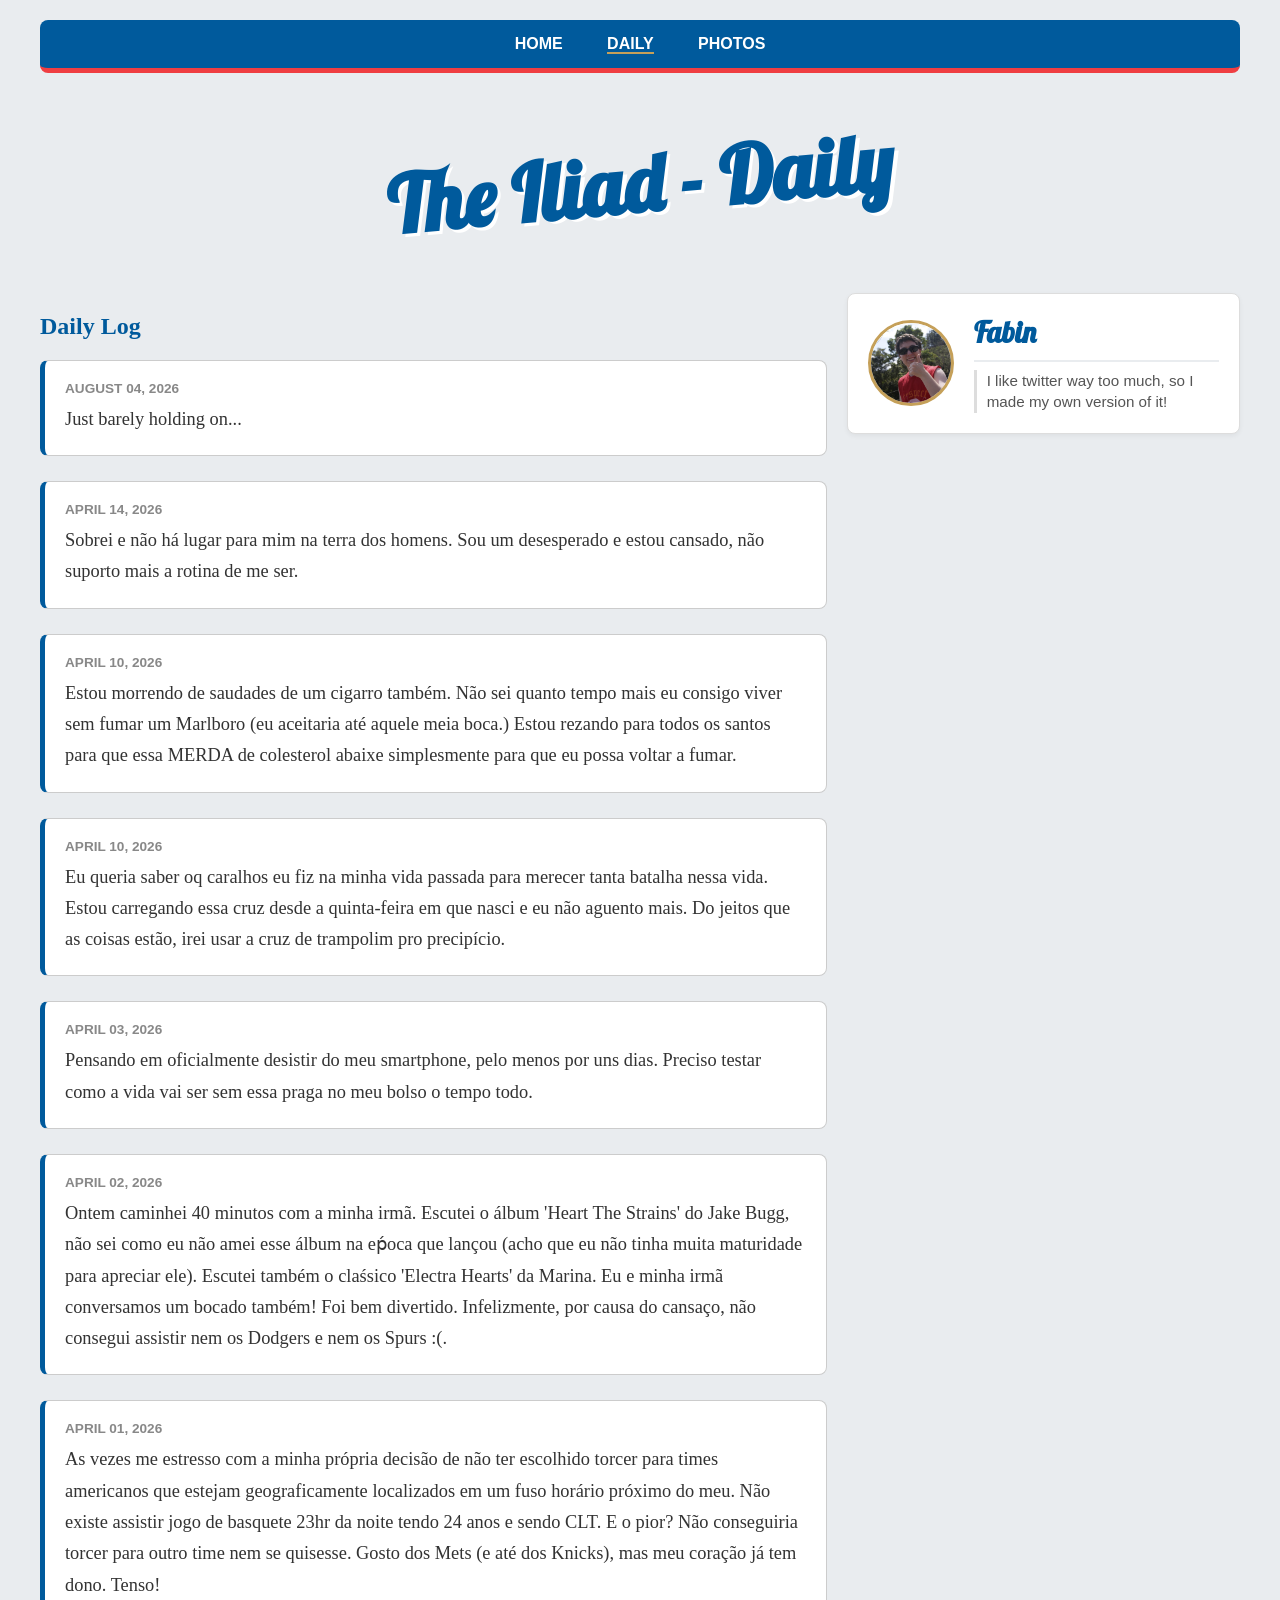
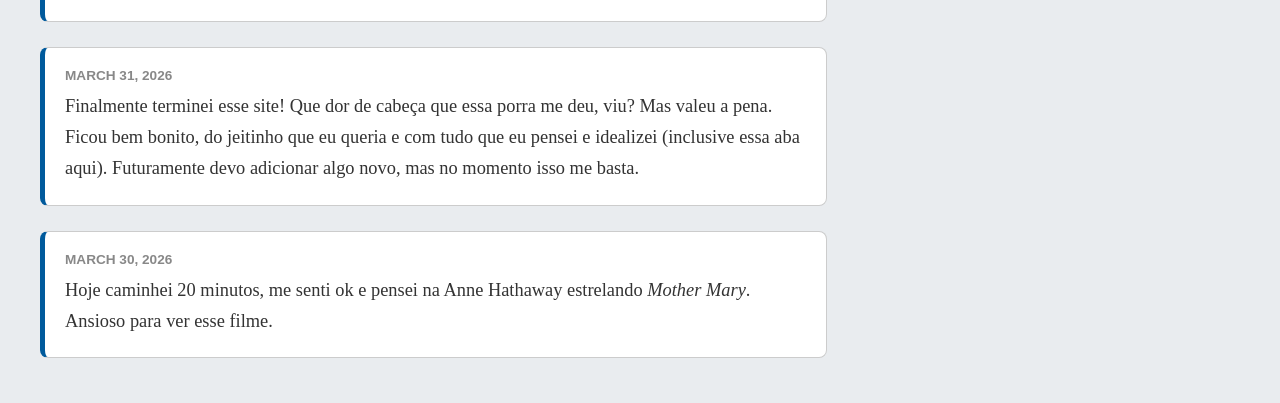
<file: daily.html>
<!DOCTYPE html>
<html lang="pt-br">
<head>
    <meta charset="utf-8">
    <title>Daily Log - The Iliad</title>
    <link href="https://fonts.googleapis.com/css2?family=Lobster&display=swap" rel="stylesheet">
    <link rel="stylesheet" href="assets/css/main.css">
    <style>
        /* Estilo exclusivo para as notas rápidas */
        .status-card {
            margin-bottom: 25px;
            padding: 20px;
            border-left: 5px solid #005A9C; /* Azul Dodgers */
            background: #fff;
            transition: 0.3s;
        }
        .status-card:hover {
            border-left-color: #C5A059; /* Muda para Dourado no hover */
            transform: translateX(5px);
        }
        .status-date {
            display: block;
            font-size: 0.85rem;
            color: #888;
            font-weight: bold;
            text-transform: uppercase;
            margin-bottom: 8px;
        }
        .status-text {
            font-size: 1.05rem;
            line-height: 1.5;
            color: #333;
            margin: 0;
        }
    </style>
</head>
<body>
    <div class="container">
   <nav class="top-nav">
    <a href="index.html">Home</a>
    <a href="daily.html" style="font-weight: bold; border-bottom: 2px solid #C5A059;">Daily</a>
    <a href="photos.html">Photos</a>
</nav>

        <header class="hero">
            <h1>The Iliad - Daily</h1>
        </header>

        <div class="layout-grid">
            <main class="col-main">
                <h2 style="font-family: 'Lobster', cursive; color: #005A9C; margin-bottom: 20px;">Daily Log</h2>

<article class="box status-card">
                    <time class="status-date">August 04, 2026</time>
                    <p class="status-text">
Just barely holding on...                    </p>
                </article>
                
                <article class="box status-card">
                    <time class="status-date">April 14, 2026</time>
                    <p class="status-text">
        Sobrei e não há lugar para mim na terra dos homens. Sou um desesperado e estou cansado, não suporto mais a rotina de me ser.
                    </p>
                </article>

                <article class="box status-card">
                    <time class="status-date">April 10, 2026</time>
                    <p class="status-text">
                        Estou morrendo de saudades de um cigarro também. Não sei quanto tempo mais eu consigo viver sem fumar um Marlboro (eu aceitaria até aquele meia boca.)
                    Estou rezando para todos os santos para que essa MERDA de colesterol abaixe simplesmente para que eu possa voltar a fumar.
                    </p>
                </article>
                
                   <article class="box status-card">
                    <time class="status-date">April 10, 2026</time>
                    <p class="status-text">
Eu queria saber oq caralhos eu fiz na minha vida passada para merecer tanta batalha nessa vida.
                    Estou carregando essa cruz desde a quinta-feira em que nasci e eu não aguento mais. Do jeitos que as coisas estão,
                    irei usar a cruz de trampolim pro precipício. </p>
                </article>
                
                  <article class="box status-card">
                    <time class="status-date">April 03, 2026</time>
                    <p class="status-text">
Pensando em oficialmente desistir do meu smartphone, pelo menos por uns dias. Preciso testar como a vida vai ser sem essa praga no meu bolso o tempo todo.
                    </p>
                </article>
                
                <article class="box status-card">
                    <time class="status-date">April 02, 2026</time>
                    <p class="status-text">
Ontem caminhei 40 minutos com a minha irmã. Escutei o álbum 'Heart The Strains' do Jake Bugg, não sei como eu não amei esse álbum na eṕoca que lançou (acho que eu não tinha
                        muita maturidade para apreciar ele). Escutei também o claśsico 'Electra Hearts' da Marina. Eu e minha irmã conversamos um bocado também! Foi bem divertido.
                        Infelizmente, por causa do cansaço, não consegui assistir nem os Dodgers e nem os Spurs :(.
                    </p>
                </article>
                
                <article class="box status-card">
                    <time class="status-date">April 01, 2026</time>
                    <p class="status-text">
                       As vezes me estresso com a minha própria decisão de não ter escolhido torcer para times americanos que estejam geograficamente
                        localizados em um fuso horário próximo do meu. Não existe assistir jogo de basquete 23hr da noite tendo 24 anos e sendo CLT. E o pior?
                        Não conseguiria torcer para outro time nem se quisesse. Gosto dos Mets (e até dos Knicks), mas meu coração já tem dono. Tenso!
                    </p>
                </article>
                
                <article class="box status-card">
                    <time class="status-date">March 31, 2026</time>
                    <p class="status-text">
                        Finalmente terminei esse site! Que dor de cabeça que essa porra me deu, viu? Mas valeu a pena. Ficou bem bonito, do jeitinho que eu queria
                        e com tudo que eu pensei e idealizei (inclusive essa aba aqui). Futuramente devo adicionar algo novo, mas no momento isso me basta.
                    </p>
                </article>

                <article class="box status-card">
                    <time class="status-date">March 30, 2026</time>
                    <p class="status-text">
Hoje caminhei 20 minutos, me senti ok e pensei na Anne Hathaway estrelando <i>Mother Mary</i>. 
                        Ansioso para ver esse filme.                    </p>
                </article>

            </main>

<aside class="col-side">
    <div class="box profile-card" style="padding: 20px; display: flex; align-items: center; gap: 20px; border: 1px solid #ddd; border-radius: 8px; background: white; margin-bottom: 20px; box-shadow: 0 2px 5px rgba(0,0,0,0.05);">
        
        <img src="assets/images/eu.jpg" alt="Fabin" class="avatar" style="width: 80px; height: 80px; border-radius: 50%; object-fit: cover; border: 3px solid #C5A059; flex-shrink: 0;">

        <div style="display: flex; flex-direction: column; flex-grow: 1;">
            <h2 style="font-family: 'Lobster', cursive; color: #005A9C; margin: 0 0 8px 0; font-size: 1.8rem;">
                Fabin
            </h2>
            <p style="margin: 0; font-size: 0.95rem; color: #555; line-height: 1.4; border-left: 3px solid #ddd; padding-left: 10px;">
                I like twitter way too much, so I made my own version of it!
            </p>
        </div>
    </div>
</aside>
        </div>
    </div>
</body>
</html>
</file>
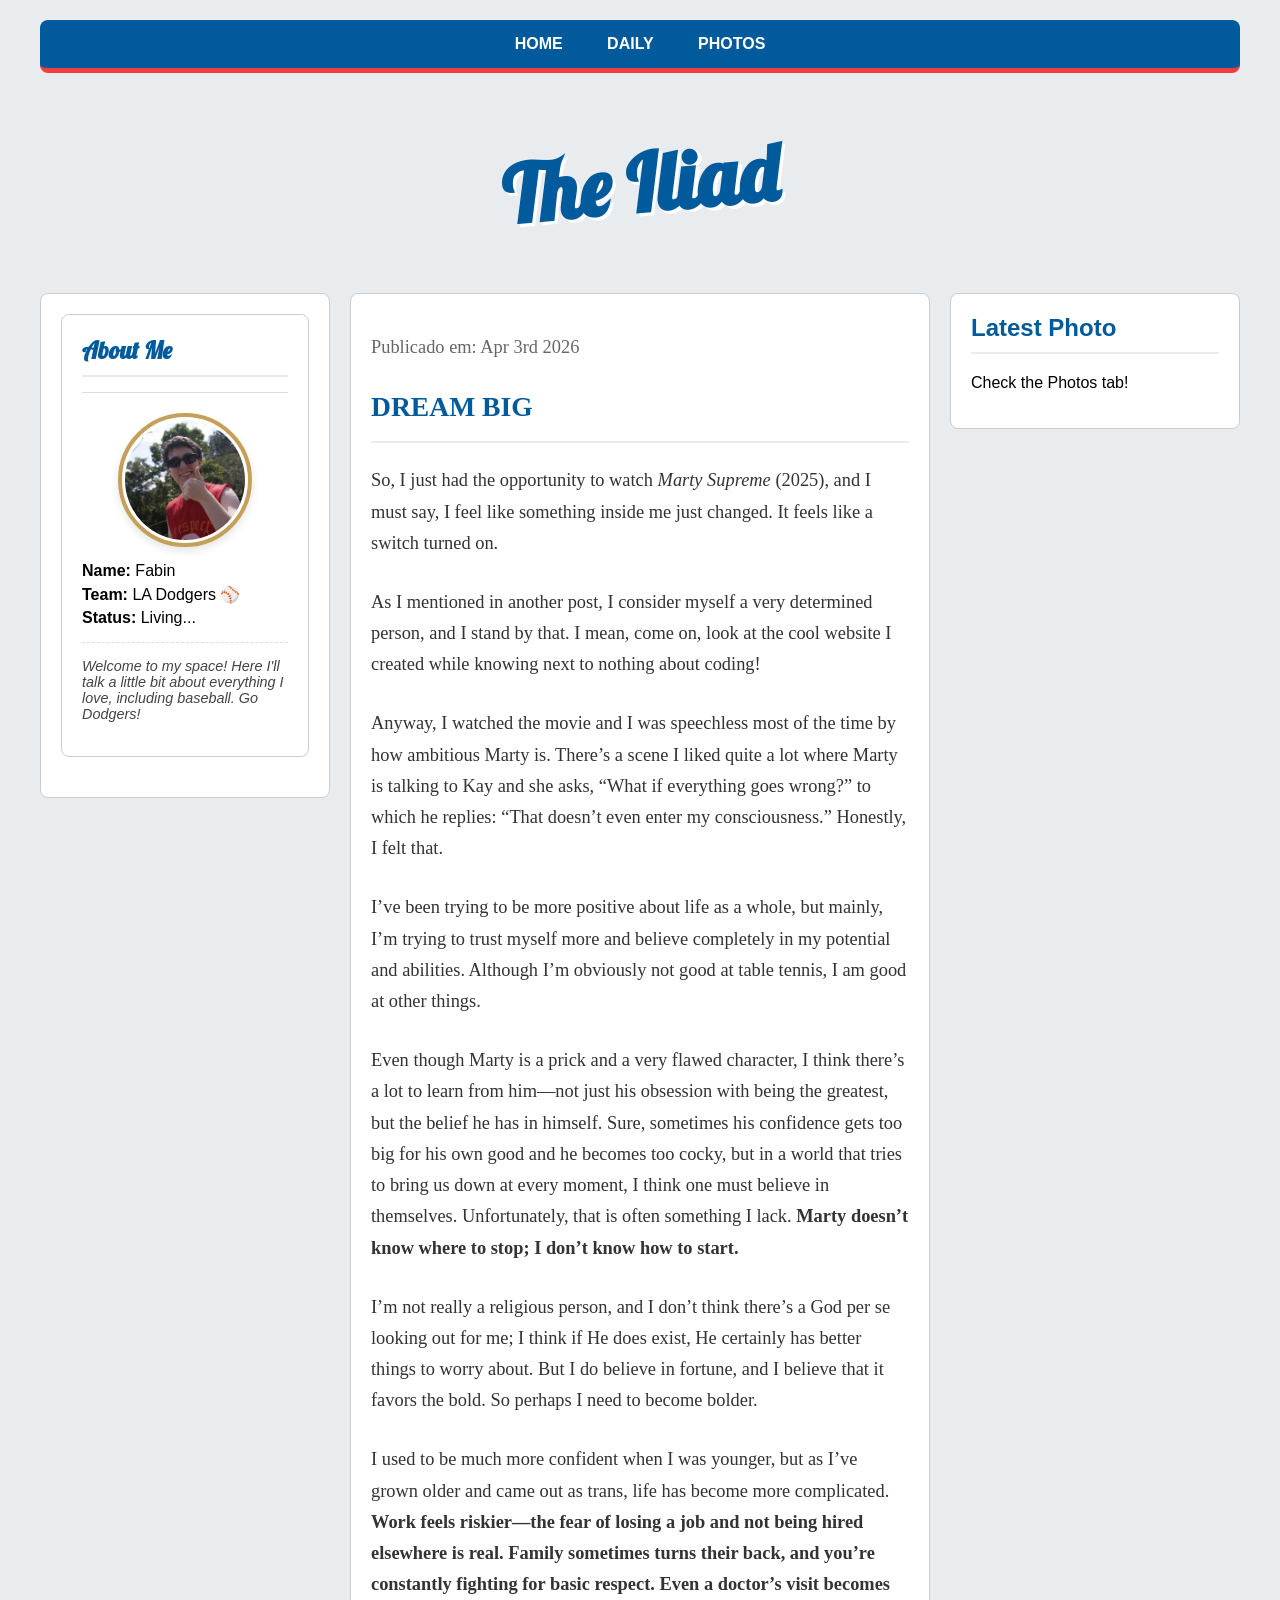
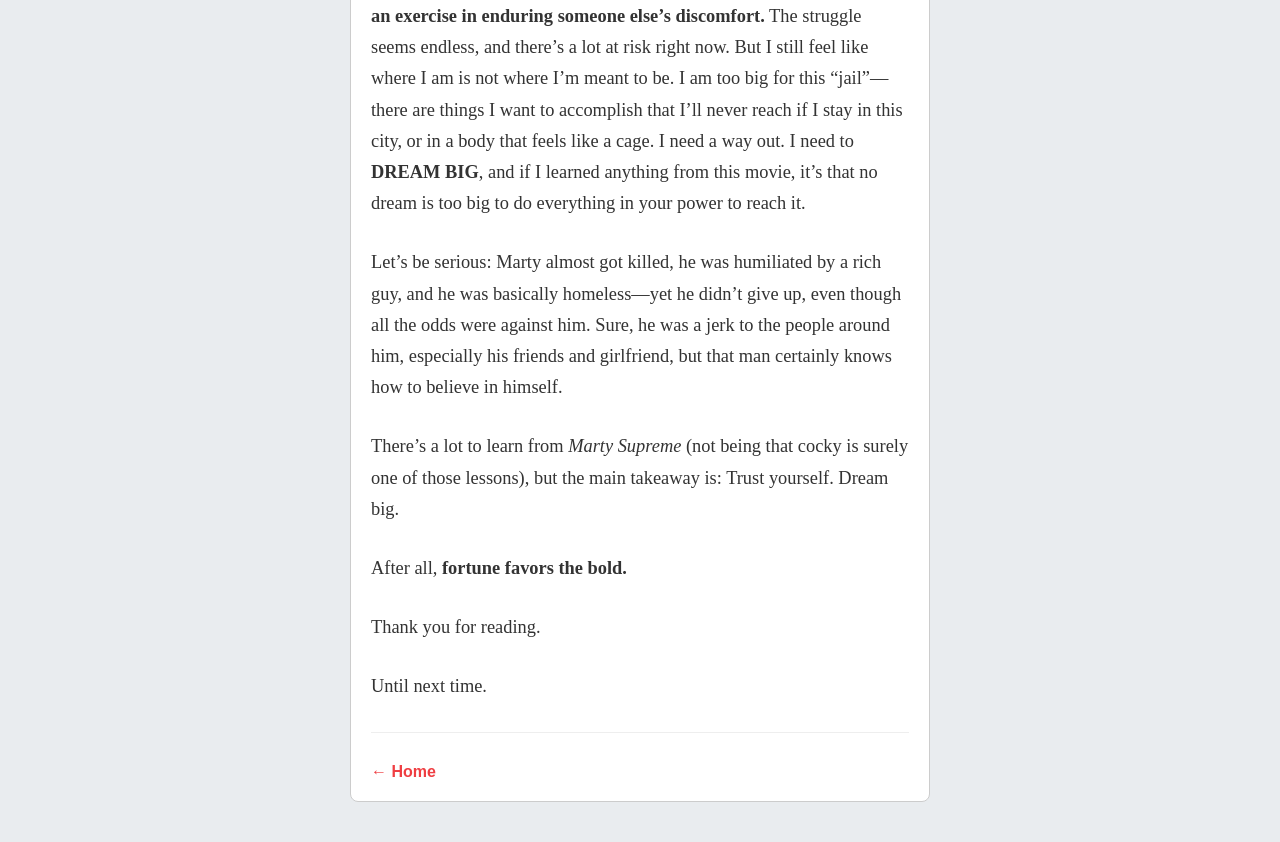
<file: dream_big.html>
<!DOCTYPE html>
<html lang="pt-br">
<head>
    <meta charset="utf-8">
    <title>DREAM BIG | The Iliad</title>
    
    <link href="https://fonts.googleapis.com/css2?family=Lobster&display=swap" rel="stylesheet">
<link rel="stylesheet" href="assets/css/main.css">
</head>
<body>
    <div class="container">
   <nav class="top-nav">
   <a href="index.html">Home</a>
<a href="daily.html">Daily</a>
<a href="photos.html">Photos</a>
</nav>
        <header class="hero">
            <h1>The Iliad</h1>
        </header>

        <div class="layout-grid">
   <aside class="col-side">
    <div class="box profile-card">
     <div class="box profile-card" style="text-align: center; padding: 20px;">
    <h2 style="font-family: 'Lobster', cursive; color: #005A9C; margin-bottom: 15px; text-align: left;">About Me</h2>
    <hr style="border: 0; border-top: 1px solid #ddd; margin-bottom: 20px;">

    <img src="assets/images/eu.jpg" alt="Fabin" 
         style="width: 120px; height: 120px; border-radius: 50%; object-fit: cover; 
                border: 4px solid #C5A059; padding: 3px; background: white; 
                display: block; margin: 0 auto 15px; box-shadow: 0 4px 8px rgba(0,0,0,0.1);">

    <div style="text-align: left; margin-top: 15px;">
        <p style="margin: 5px 0;"><strong>Name:</strong> Fabin</p>
        <p style="margin: 5px 0;"><strong>Team:</strong> LA Dodgers ⚾️</p>
        <p style="margin: 5px 0;"><strong>Status:</strong> Living...</p>
        <hr style="border: 0; border-top: 1px dashed #ddd; margin: 15px 0;">
        <p style="font-style: italic; font-size: 0.9rem; color: #444;">
            Welcome to my space! Here I'll talk a little bit about everything I love, including baseball. Go Dodgers!
        </p>
    </div>
</div>
</aside>

            <main class="col-main">
                <article class="box">
                    <header>
                        <p style="font-size: 0.8rem; color: #666; margin-bottom: 20px;">
                            Publicado em: Apr 3rd 2026
                        </p>
                    </header>
</head>
<body class="stackedit">
  <div class="stackedit__html"><h2 id="dream-big">DREAM BIG</h2>
<p>So, I just had the opportunity to watch <em>Marty Supreme</em> (2025), and I must say, I feel like something inside me just changed. It feels like a switch turned on.</p>
<p>As I mentioned in another post, I consider myself a very determined person, and I stand by that. I mean, come on, look at the cool website I created while knowing next to nothing about coding!</p>
<p>Anyway, I watched the movie and I was speechless most of the time by how ambitious Marty is. There’s a scene I liked quite a lot where Marty is talking to Kay and she asks, “What if everything goes wrong?” to which he replies: “That doesn’t even enter my consciousness.” Honestly, I felt that.</p>
<p>I’ve been trying to be more positive about life as a whole, but mainly, I’m trying to trust myself more and believe completely in my potential and abilities. Although I’m obviously not good at table tennis, I am good at other things.</p>
<p>Even though Marty is a prick and a very flawed character, I think there’s a lot to learn from him—not just his obsession with being the greatest, but the belief he has in himself. Sure, sometimes his confidence gets too big for his own good and he becomes too cocky, but in a world that tries to bring us down at every moment, I think one must believe in themselves. Unfortunately, that is often something I lack. <strong>Marty doesn’t know where to stop; I don’t know how to start.</strong></p>
<p>I’m not really a religious person, and I don’t think there’s a God per se looking out for me; I think if He does exist, He certainly has better things to worry about. But I do believe in fortune, and I believe that it favors the bold. So perhaps I need to become bolder.</p>
<p>I used to be much more confident when I was younger, but as I’ve grown older and came out as trans, life has become more complicated. <strong>Work feels riskier—the fear of losing a job and not being hired elsewhere is real. Family sometimes turns their back, and you’re constantly fighting for basic respect. Even a doctor’s visit becomes an exercise in enduring someone else’s discomfort.</strong> The struggle seems endless, and there’s a lot at risk right now. But I still feel like where I am is not where I’m meant to be. I am too big for this “jail”—there are things I want to accomplish that I’ll never reach if I stay in this city, or in a body that feels like a cage. I need a way out. I need to <strong>DREAM BIG</strong>, and if I learned anything from this movie, it’s that no dream is too big to do everything in your power to reach it.</p>
<p>Let’s be serious: Marty almost got killed, he was humiliated by a rich guy, and he was basically homeless—yet he didn’t give up, even though all the odds were against him. Sure, he was a jerk to the people around him, especially his friends and girlfriend, but that man certainly knows how to believe in himself.</p>
<p>There’s a lot to learn from <em>Marty Supreme</em> (not being that cocky is surely one of those lessons), but the main takeaway is: Trust yourself. Dream big.</p>
<p>After all, <strong>fortune favors the bold.</strong></p>
<p>Thank you for reading.</p>
<p>Until next time.</p>
</div>
   <hr style="margin: 30px 0; border: 0; border-top: 1px solid #eee;">
                    <a href="index.html" class="btn-more">← Home</a>
                </article>
            </main>

            <aside class="col-side">
                <div class="box">
                    <h2>Latest Photo</h2>
                    <p>Check the Photos tab!</p>
                </div>
            </aside>
        </div>
    </div>
    
</body>
</html>
</file>
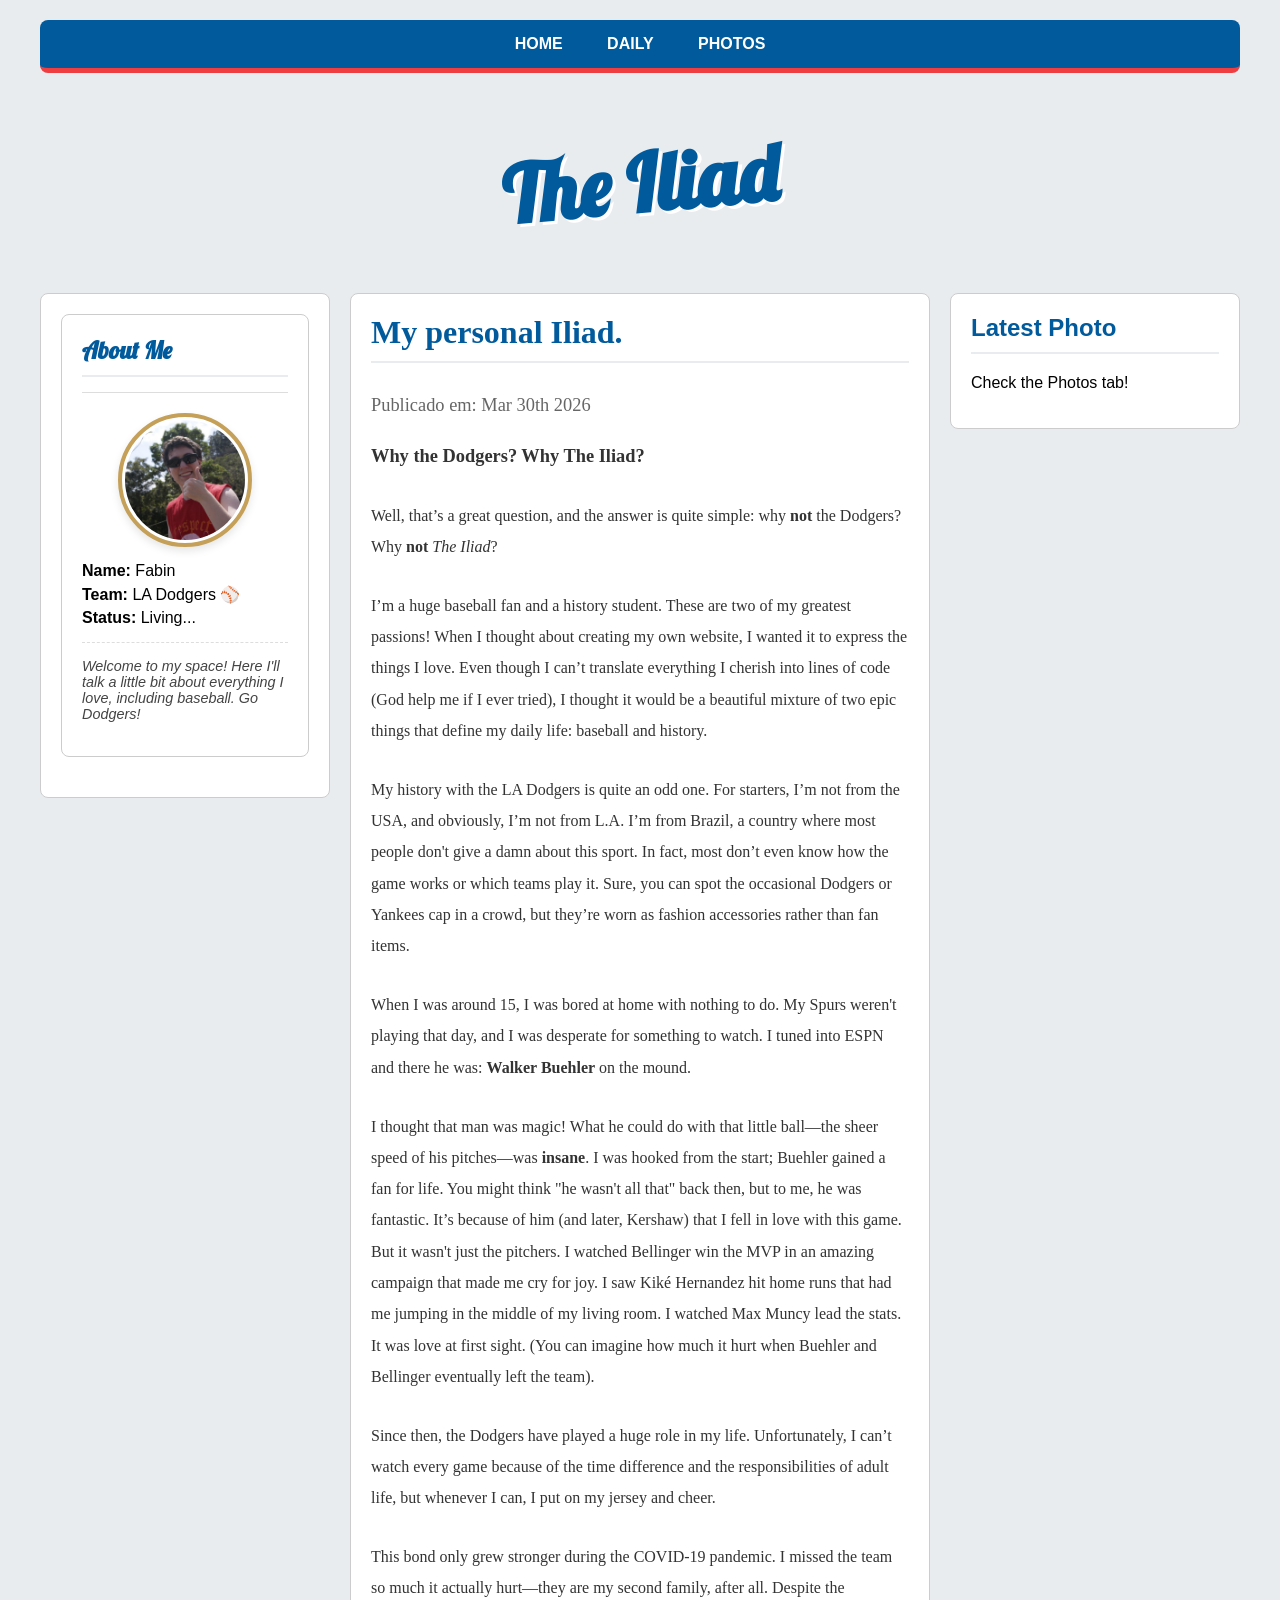
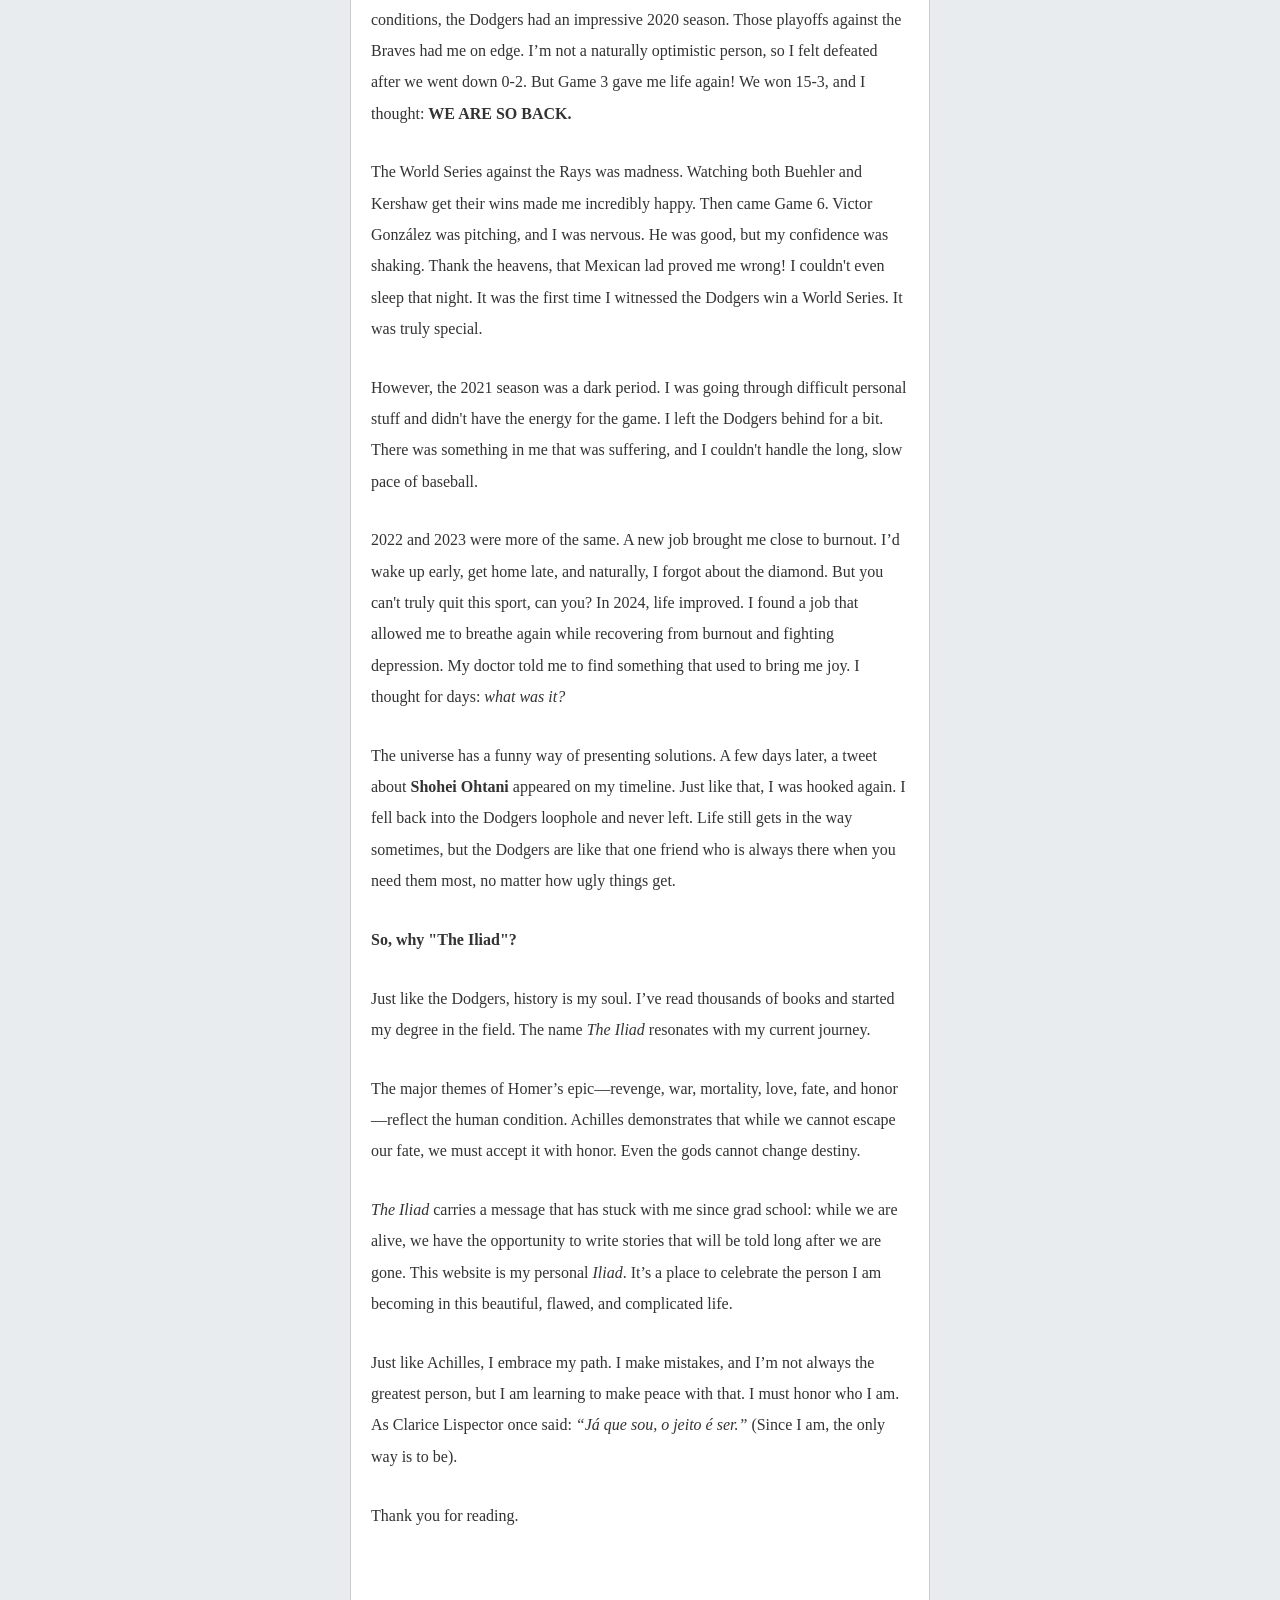
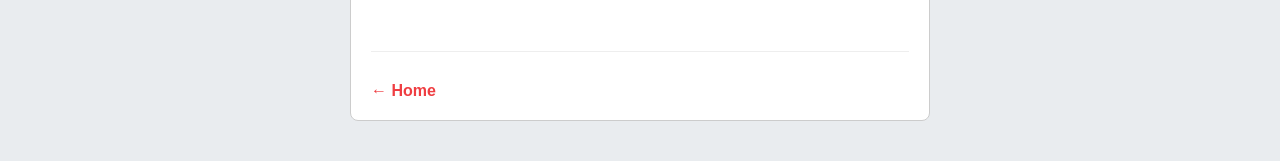
<file: my-personal-iliad.html>
<!DOCTYPE html>
<html lang="pt-br">
<head>
    <meta charset="utf-8">
    <title>My personal Iliad. | The Iliad</title>
    
    <link href="https://fonts.googleapis.com/css2?family=Lobster&display=swap" rel="stylesheet">
<link rel="stylesheet" href="assets/css/main.css">
</head>
<body>
    <div class="container">
   <nav class="top-nav">
   <a href="index.html">Home</a>
<a href="daily.html">Daily</a>
<a href="photos.html">Photos</a>
</nav>
        <header class="hero">
            <h1>The Iliad</h1>
        </header>

        <div class="layout-grid">
                      <aside class="col-side">
    <div class="box profile-card">
     <div class="box profile-card" style="text-align: center; padding: 20px;">
    <h2 style="font-family: 'Lobster', cursive; color: #005A9C; margin-bottom: 15px; text-align: left;">About Me</h2>
    <hr style="border: 0; border-top: 1px solid #ddd; margin-bottom: 20px;">

    <img src="assets/images/eu.jpg" alt="Fabin" 
         style="width: 120px; height: 120px; border-radius: 50%; object-fit: cover; 
                border: 4px solid #C5A059; padding: 3px; background: white; 
                display: block; margin: 0 auto 15px; box-shadow: 0 4px 8px rgba(0,0,0,0.1);">

    <div style="text-align: left; margin-top: 15px;">
        <p style="margin: 5px 0;"><strong>Name:</strong> Fabin</p>
        <p style="margin: 5px 0;"><strong>Team:</strong> LA Dodgers ⚾️</p>
        <p style="margin: 5px 0;"><strong>Status:</strong> Living...</p>
        <hr style="border: 0; border-top: 1px dashed #ddd; margin: 15px 0;">
        <p style="font-style: italic; font-size: 0.9rem; color: #444;">
            Welcome to my space! Here I'll talk a little bit about everything I love, including baseball. Go Dodgers!
        </p>
    </div>
</div>
</aside>
            <main class="col-main">
                <article class="box">
                    <header>
                        <h2 style="font-size: 2rem;">My personal Iliad.</h2>
                        <p style="font-size: 0.8rem; color: #666; margin-bottom: 20px;">
                            Publicado em: Mar 30th 2026
                        </p>
                    </header>
                    
                    <div class="post-content" style="line-height: 1.8; font-size: 1.1rem;">
                        <p><strong>Why the Dodgers? Why The Iliad?</strong></span></span></p>
<p><span style="font-family: Times New Roman, serif;"><span style="font-size: medium;">Well, that’s a great question, and the answer is quite simple: why </span></span><span style="font-family: Times New Roman, serif;"><span style="font-size: medium;"><strong>not</strong></span></span><span style="font-family: Times New Roman, serif;"><span style="font-size: medium;"> the Dodgers? Why </span></span><span style="font-family: Times New Roman, serif;"><span style="font-size: medium;"><strong>not</strong></span></span><span style="font-family: Times New Roman, serif;"><span style="font-size: medium;"> </span></span><span style="font-family: Times New Roman, serif;"><span style="font-size: medium;"><i>The Iliad</i></span></span><span style="font-family: Times New Roman, serif;"><span style="font-size: medium;">?</span></span></p>
<p><span style="font-family: Times New Roman, serif;"><span style="font-size: medium;">I’m a huge baseball fan and a history student. These are two of my greatest passions! When I thought about creating my own website, I wanted it to express the things I love. Even though I can’t translate everything I cherish into lines of code (God help me if I ever tried), I thought it would be a beautiful mixture of two epic things that define my daily life: baseball and history.</span></span></p>
<p><span style="font-family: Times New Roman, serif;"><span style="font-size: medium;">My history with the LA Dodgers is quite an odd one. For starters, I’m not from the USA, and obviously, I’m not from L.A. I’m from Brazil, a country where most people don't give a damn about this sport. In fact, most don’t even know how the game works or which teams play it. Sure, you can spot the occasional Dodgers or Yankees cap in a crowd, but they’re worn as fashion accessories rather than fan items.</span></span></p>
<p><span style="font-family: Times New Roman, serif;"><span style="font-size: medium;">When I was around 15, I was bored at home with nothing to do. My Spurs weren't playing that day, and I was desperate for something to watch. I tuned into ESPN and there he was: </span></span><span style="font-family: Times New Roman, serif;"><span style="font-size: medium;"><strong>Walker Buehler</strong></span></span><span style="font-family: Times New Roman, serif;"><span style="font-size: medium;"> on the mound.</span></span></p>
<p><span style="font-family: Times New Roman, serif;"><span style="font-size: medium;">I thought that man was magic! What he could do with that little ball—the sheer speed of his pitches—was </span></span><span style="font-family: Times New Roman, serif;"><span style="font-size: medium;"><strong>insane</strong></span></span><span style="font-family: Times New Roman, serif;"><span style="font-size: medium;">. I was hooked from the start; Buehler gained a fan for life. You might think "he wasn't all that" back then, but to me, he was fantastic. It’s because of him (and later, Kershaw) that I fell in love with this game. But it wasn't just the pitchers. I watched Bellinger win the MVP in an amazing campaign that made me cry for joy. I saw Kiké Hernandez hit home runs that had me jumping in the middle of my living room. I watched Max Muncy lead the stats. It was love at first sight. (You can imagine how much it hurt when Buehler and Bellinger eventually left the team).</span></span></p>
<p><span style="font-family: Times New Roman, serif;"><span style="font-size: medium;">Since then, the Dodgers have played a huge role in my life. Unfortunately, I can’t watch every game because of the time difference and the responsibilities of adult life, but whenever I can, I put on my jersey and cheer.</span></span></p>
<p><span style="font-family: Times New Roman, serif;"><span style="font-size: medium;">This bond only grew stronger during the COVID-19 pandemic. I missed the team so much it actually hurt—they are my second family, after all. Despite the conditions, the Dodgers had an impressive 2020 season. Those playoffs against the Braves had me on edge. I’m not a naturally optimistic person, so I felt defeated after we went down 0-2. But Game 3 gave me life again! We won 15-3, and I thought: </span></span><span style="font-family: Times New Roman, serif;"><span style="font-size: medium;"><strong>WE ARE SO BACK.</strong></span></span></p>
<p><span style="font-family: Times New Roman, serif;"><span style="font-size: medium;">The World Series against the Rays was madness. Watching both Buehler and Kershaw get their wins made me incredibly happy. Then came Game 6. Victor González was pitching, and I was nervous. He was good, but my confidence was shaking. Thank the heavens, that Mexican lad proved me wrong! I couldn't even sleep that night. It was the first time I witnessed the Dodgers win a World Series. It was truly special.</span></span></p>
<p><span style="font-family: Times New Roman, serif;"><span style="font-size: medium;">However, the 2021 season was a dark period. I was going through difficult personal stuff and didn't have the energy for the game. I left the Dodgers behind for a bit. There was something in me that was suffering, and I couldn't handle the long, slow pace of baseball.</span></span></p>
<p><span style="font-family: Times New Roman, serif;"><span style="font-size: medium;">2022 and 2023 were more of the same. A new job brought me close to burnout. I’d wake up early, get home late, and naturally, I forgot about the diamond. But you can't truly quit this sport, can you? In 2024, life improved. I found a job that allowed me to breathe again while recovering from burnout and fighting depression. My doctor told me to find something that used to bring me joy. I thought for days: </span></span><span style="font-family: Times New Roman, serif;"><span style="font-size: medium;"><i>what was it?</i></span></span></p>
<p><span style="font-family: Times New Roman, serif;"><span style="font-size: medium;">The universe has a funny way of presenting solutions. A few days later, a tweet about </span></span><span style="font-family: Times New Roman, serif;"><span style="font-size: medium;"><strong>Shohei Ohtani</strong></span></span><span style="font-family: Times New Roman, serif;"><span style="font-size: medium;"> appeared on my timeline. Just like that, I was hooked again. I fell back into the Dodgers loophole and never left. Life still gets in the way sometimes, but the Dodgers are like that one friend who is always there when you need them most, no matter how ugly things get.</span></span></p>
<p><span style="font-family: Times New Roman, serif;"><span style="font-size: medium;"><strong>So, why "The Iliad"?</strong></span></span></p>
<p><span style="font-family: Times New Roman, serif;"><span style="font-size: medium;">Just like the Dodgers, history is my soul. I’ve read thousands of books and started my degree in the field. The name </span></span><span style="font-family: Times New Roman, serif;"><span style="font-size: medium;"><i>The Iliad</i></span></span><span style="font-family: Times New Roman, serif;"><span style="font-size: medium;"> resonates with my current journey.</span></span></p>
<p><span style="font-family: Times New Roman, serif;"><span style="font-size: medium;">The major themes of Homer’s epic—revenge, war, mortality, love, fate, and honor—reflect the human condition. Achilles demonstrates that while we cannot escape our fate, we must accept it with honor. Even the gods cannot change destiny.</span></span></p>
<p><span style="font-family: Times New Roman, serif;"><span style="font-size: medium;"><i>The Iliad</i></span></span><span style="font-family: Times New Roman, serif;"><span style="font-size: medium;"> carries a message that has stuck with me since grad school: while we are alive, we have the opportunity to write stories that will be told long after we are gone. This website is my personal </span></span><span style="font-family: Times New Roman, serif;"><span style="font-size: medium;"><i>Iliad</i></span></span><span style="font-family: Times New Roman, serif;"><span style="font-size: medium;">. It’s a place to celebrate the person I am becoming in this beautiful, flawed, and complicated life.</span></span></p>
<p><span style="font-family: Times New Roman, serif;"><span style="font-size: medium;">Just like Achilles, I embrace my path. I make mistakes, and I’m not always the greatest person, but I am learning to make peace with that. I must honor who I am. As Clarice Lispector once said: </span></span><span style="font-family: Times New Roman, serif;"><span style="font-size: medium;"><i>“Já que sou, o jeito é ser.”</i></span></span><span style="font-family: Times New Roman, serif;"><span style="font-size: medium;"> (Since I am, the only way is to be).</span></span></p>
<p><span style="font-family: Times New Roman, serif;"><span style="font-size: medium;">Thank you for reading.</p>
<p><br><br></p> </div>

                    <hr style="margin: 30px 0; border: 0; border-top: 1px solid #eee;">
                    <a href="index.html" class="btn-more">← Home</a>
                </article>
            </main>

            <aside class="col-side">
                <div class="box">
                    <h2>Latest Photo</h2>
                    <p>Check the Photos tab!</p>
                </div>
            </aside>
        </div>
    </div>
    
</body>
</html>
</file>
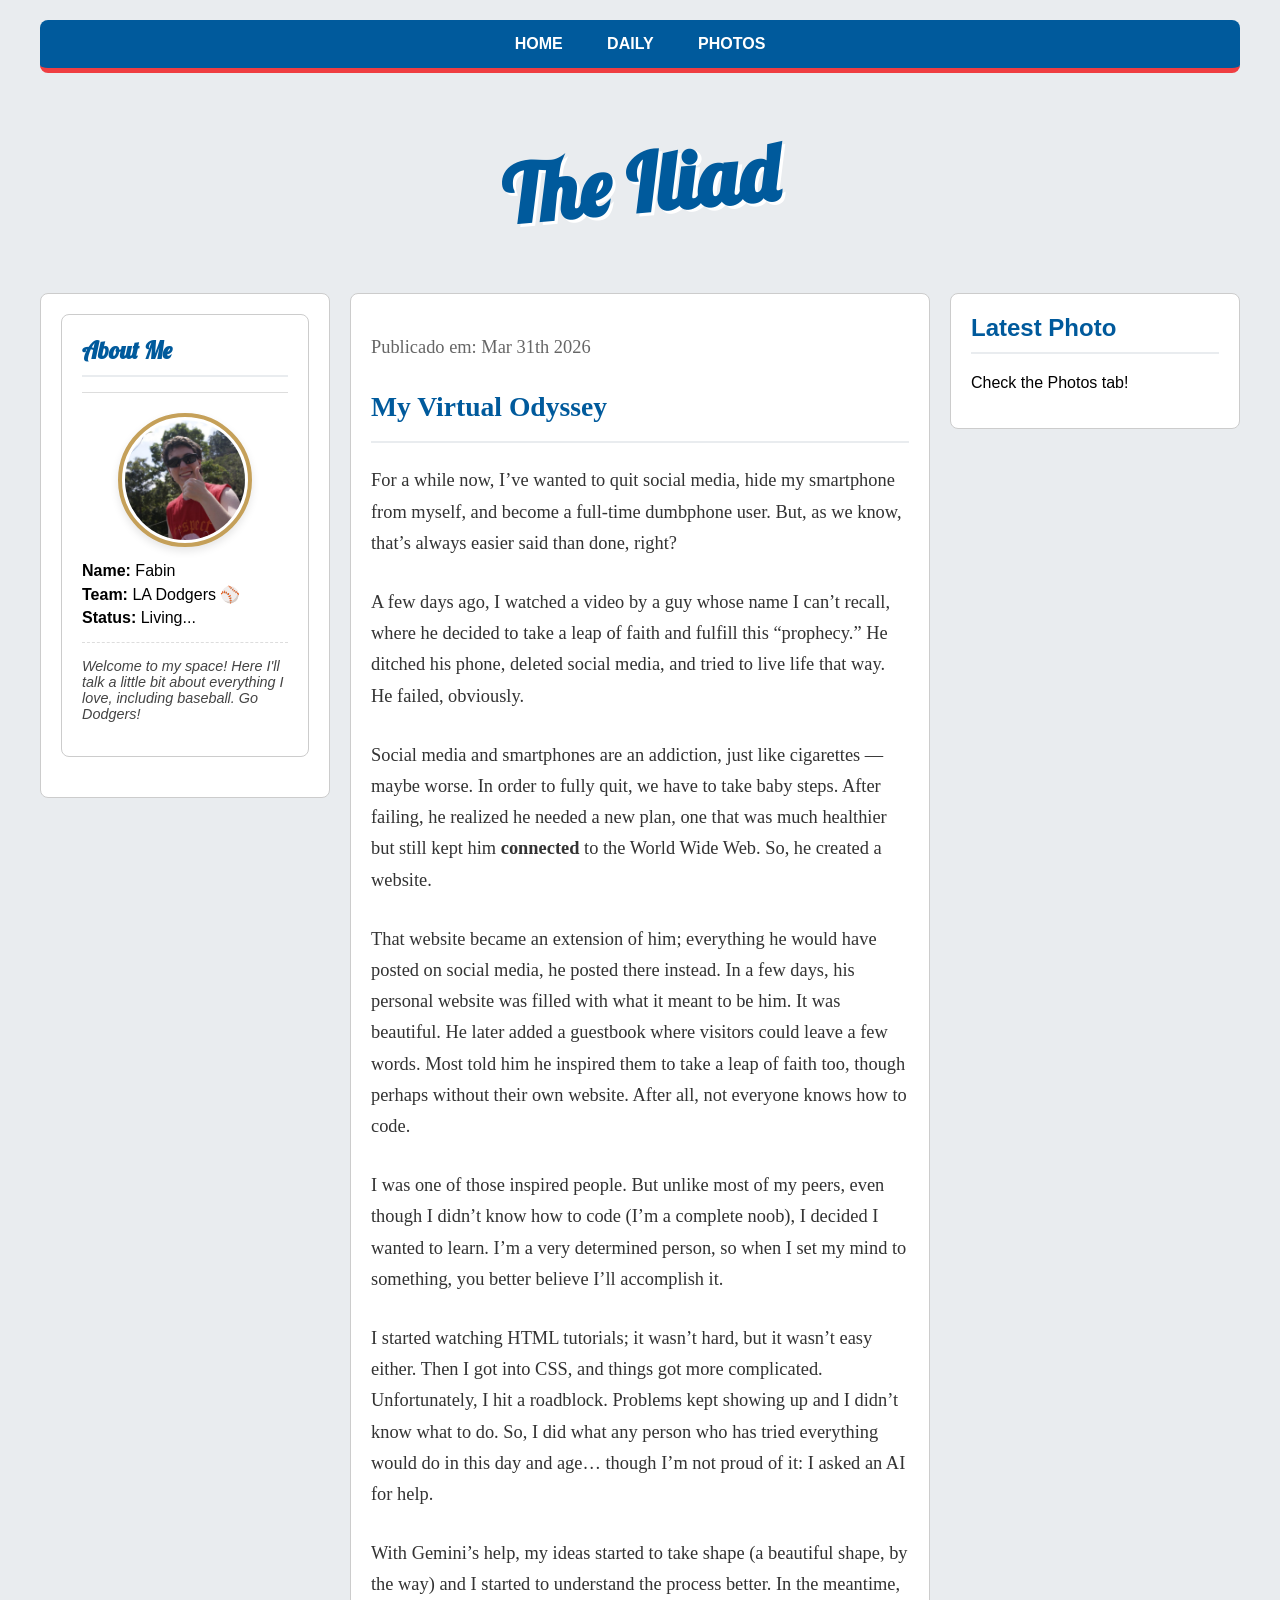
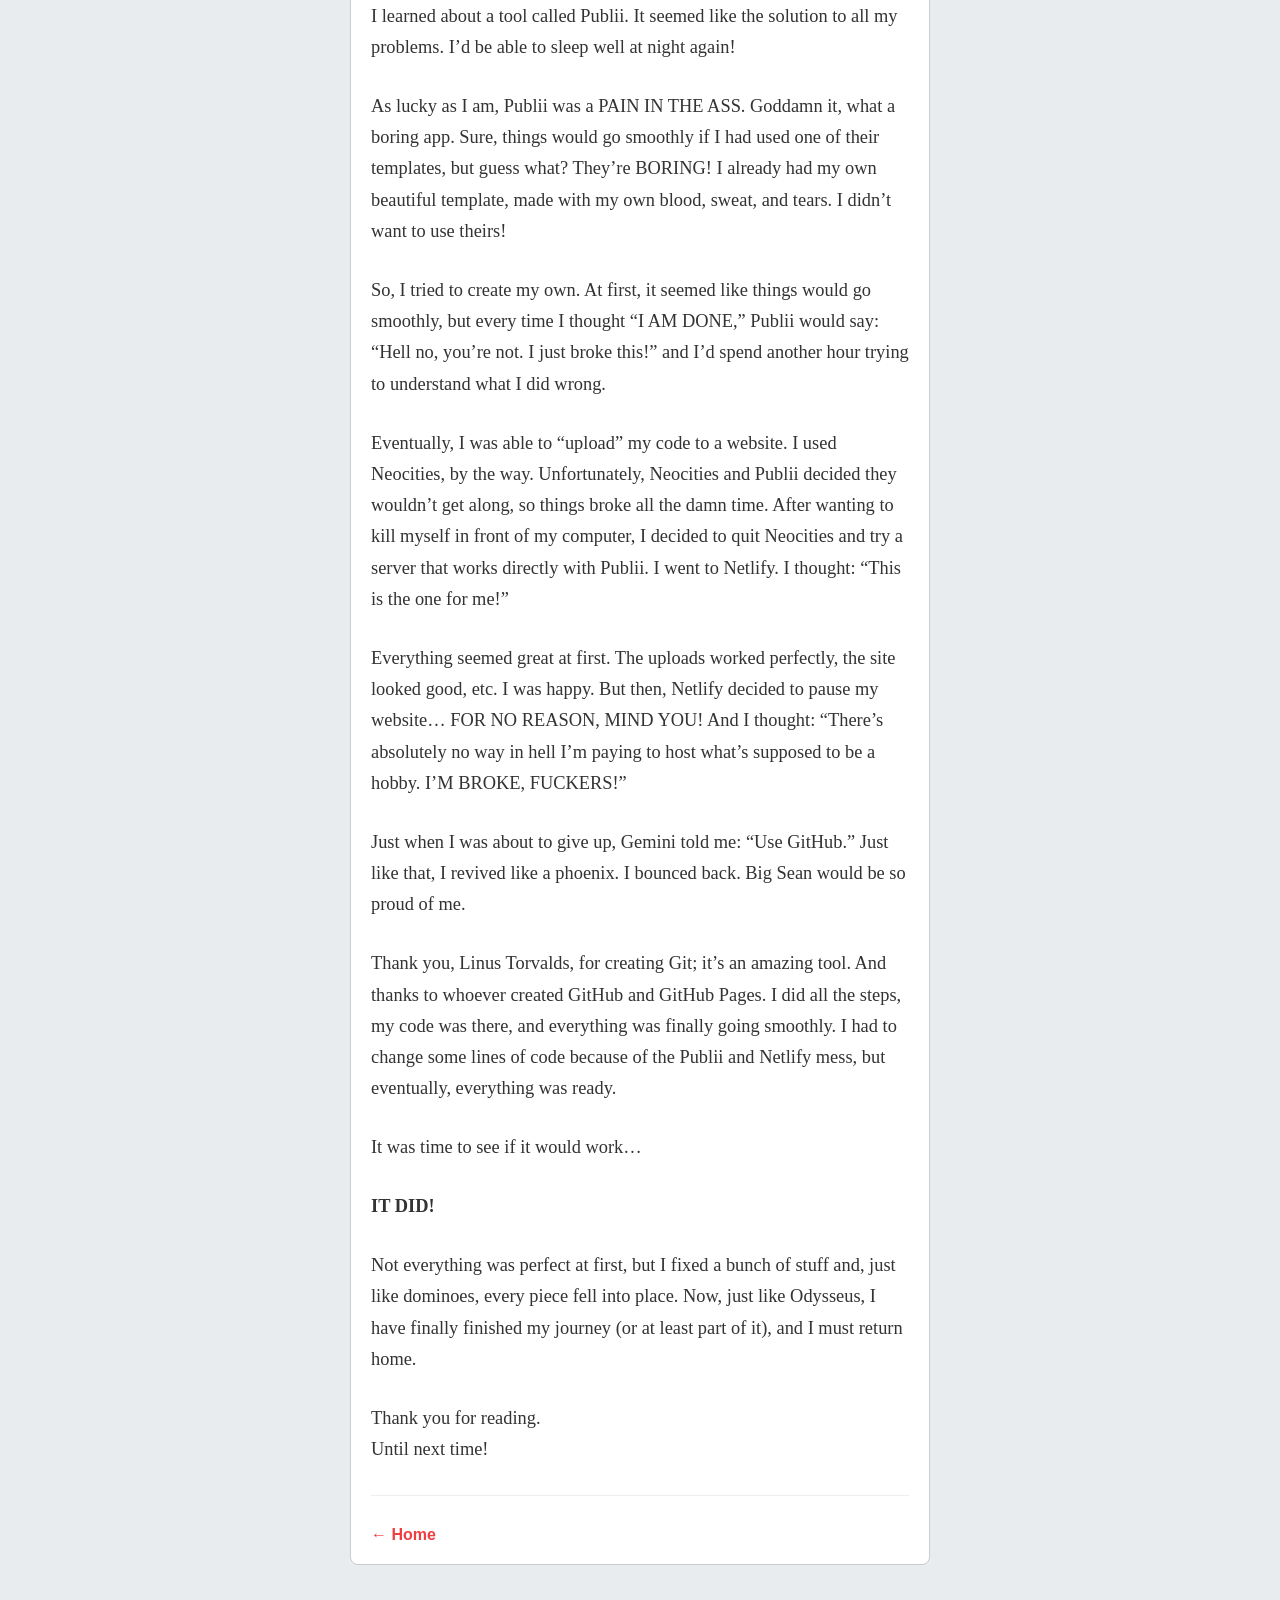
<file: my-virtual-odyssey.html>
<!DOCTYPE html>
<html lang="pt-br">
<head>
    <meta charset="utf-8">
    <title>My Virtual Odyssey | The Iliad</title>
    
    <link href="https://fonts.googleapis.com/css2?family=Lobster&display=swap" rel="stylesheet">
<link rel="stylesheet" href="assets/css/main.css">
</head>
<body>
    <div class="container">
   <nav class="top-nav">
   <a href="index.html">Home</a>
<a href="daily.html">Daily</a>
<a href="photos.html">Photos</a>
</nav>
        <header class="hero">
            <h1>The Iliad</h1>
        </header>

        <div class="layout-grid">
   <aside class="col-side">
    <div class="box profile-card">
     <div class="box profile-card" style="text-align: center; padding: 20px;">
    <h2 style="font-family: 'Lobster', cursive; color: #005A9C; margin-bottom: 15px; text-align: left;">About Me</h2>
    <hr style="border: 0; border-top: 1px solid #ddd; margin-bottom: 20px;">

    <img src="assets/images/eu.jpg" alt="Fabin" 
         style="width: 120px; height: 120px; border-radius: 50%; object-fit: cover; 
                border: 4px solid #C5A059; padding: 3px; background: white; 
                display: block; margin: 0 auto 15px; box-shadow: 0 4px 8px rgba(0,0,0,0.1);">

    <div style="text-align: left; margin-top: 15px;">
        <p style="margin: 5px 0;"><strong>Name:</strong> Fabin</p>
        <p style="margin: 5px 0;"><strong>Team:</strong> LA Dodgers ⚾️</p>
        <p style="margin: 5px 0;"><strong>Status:</strong> Living...</p>
        <hr style="border: 0; border-top: 1px dashed #ddd; margin: 15px 0;">
        <p style="font-style: italic; font-size: 0.9rem; color: #444;">
            Welcome to my space! Here I'll talk a little bit about everything I love, including baseball. Go Dodgers!
        </p>
    </div>
</div>
</aside>

            <main class="col-main">
                <article class="box">
                    <header>
                        <p style="font-size: 0.8rem; color: #666; margin-bottom: 20px;">
                            Publicado em: Mar 31th 2026
                        </p>
                    </header>
</head>
<body class="stackedit">
  <div class="stackedit__html"><h2 id="my-virtual-odyssey">My Virtual Odyssey</h2>
<p>For a while now, I’ve wanted to quit social media, hide my smartphone from myself, and become a full-time dumbphone user. But, as we know, that’s always easier said than done, right?</p>
<p>A few days ago, I watched a video by a guy whose name I can’t recall, where he decided to take a leap of faith and fulfill this “prophecy.” He ditched his phone, deleted social media, and tried to live life that way.<br>
He failed, obviously.</p>
<p>Social media and smartphones are an addiction, just like cigarettes — maybe worse. In order to fully quit, we have to take baby steps. After failing, he realized he needed a new plan, one that was much healthier but still kept him <strong>connected</strong> to the World Wide Web. So, he created a website.</p>
<p>That website became an extension of him; everything he would have posted on social media, he posted there instead. In a few days, his personal website was filled with what it meant to be him. It was beautiful. He later added a guestbook where visitors could leave a few words. Most told him he inspired them to take a leap of faith too, though perhaps without their own website. After all, not everyone knows how to code.</p>
<p>I was one of those inspired people. But unlike most of my peers, even though I didn’t know how to code (I’m a complete noob), I decided I wanted to learn. I’m a very determined person, so when I set my mind to something, you better believe I’ll accomplish it.</p>
<p>I started watching HTML tutorials; it wasn’t hard, but it wasn’t easy either. Then I got into CSS, and things got more complicated. Unfortunately, I hit a roadblock. Problems kept showing up and I didn’t know what to do. So, I did what any person who has tried everything would do in this day and age… though I’m not proud of it: I asked an AI for help.</p>
<p>With Gemini’s help, my ideas started to take shape (a beautiful shape, by the way) and I started to understand the process better. In the meantime, I learned about a tool called Publii. It seemed like the solution to all my problems. I’d be able to sleep well at night again!</p>
<p>As lucky as I am, Publii was a PAIN IN THE ASS. Goddamn it, what a boring app. Sure, things would go smoothly if I had used one of their templates, but guess what? They’re BORING! I already had my own beautiful template, made with my own blood, sweat, and tears. I didn’t want to use theirs!</p>
<p>So, I tried to create my own. At first, it seemed like things would go smoothly, but every time I thought “I AM DONE,” Publii would say: “Hell no, you’re not. I just broke this!” and I’d spend another hour trying to understand what I did wrong.</p>
<p>Eventually, I was able to “upload” my code to a website. I used Neocities, by the way. Unfortunately, Neocities and Publii decided they wouldn’t get along, so things broke all the damn time. After wanting to kill myself in front of my computer, I decided to quit Neocities and try a server that works directly with Publii. I went to Netlify. I thought: “This is the one for me!”</p>
<p>Everything seemed great at first. The uploads worked perfectly, the site looked good, etc. I was happy. But then, Netlify decided to pause my website… FOR NO REASON, MIND YOU! And I thought: “There’s absolutely no way in hell I’m paying to host what’s supposed to be a hobby. I’M BROKE, FUCKERS!”</p>
<p>Just when I was about to give up, Gemini told me: “Use GitHub.” Just like that, I revived like a phoenix. I bounced back. Big Sean would be so proud of me.</p>
<p>Thank you, Linus Torvalds, for creating Git; it’s an amazing tool. And thanks to whoever created GitHub and GitHub Pages. I did all the steps, my code was there, and everything was finally going smoothly. I had to change some lines of code because of the Publii and Netlify mess, but eventually, everything was ready.</p>
<p>It was time to see if it would work…</p>
<p><strong>IT DID!</strong></p>
<p>Not everything was perfect at first, but I fixed a bunch of stuff and, just like dominoes, every piece fell into place. Now, just like Odysseus, I have finally finished my journey (or at least part of it), and I must return home.</p>
<p>Thank you for reading.<br>
Until next time!</p>
  </div>
   <hr style="margin: 30px 0; border: 0; border-top: 1px solid #eee;">
                    <a href="index.html" class="btn-more">← Home</a>
                </article>
            </main>

            <aside class="col-side">
                <div class="box">
                    <h2>Latest Photo</h2>
                    <p>Check the Photos tab!</p>
                </div>
            </aside>
        </div>
    </div>
    
</body>
</html>
</file>
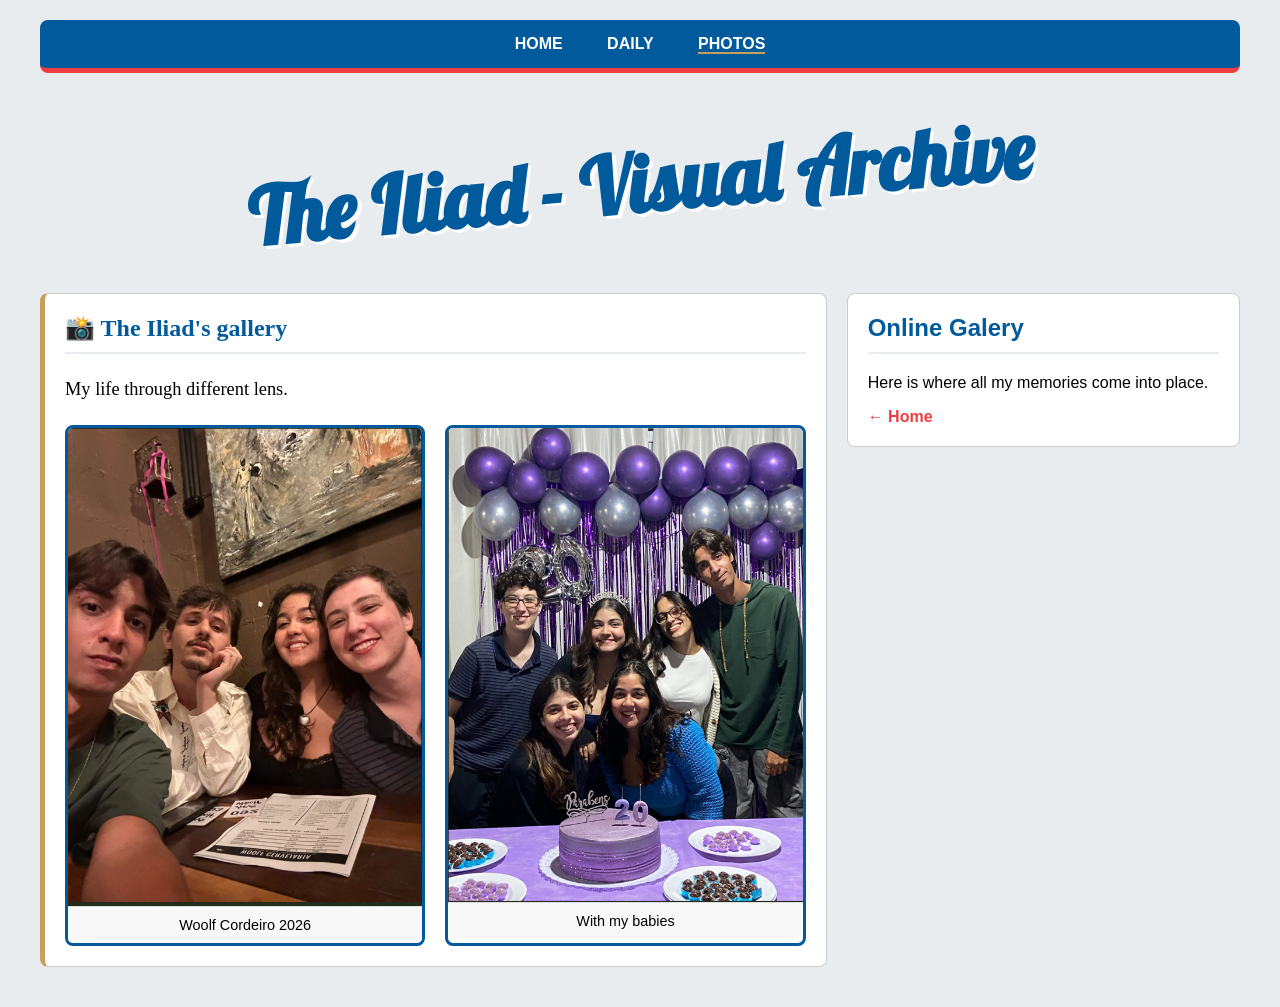
<file: photos.html>
<!DOCTYPE html>
<html lang="pt-br">
<head>
    <meta charset="utf-8">
    <title>The Iliad's Gallery</title>
 <link href="https://fonts.googleapis.com/css2?family=Lobster&display=swap" rel="stylesheet">
    
    <link rel="stylesheet" href="assets/css/main.css">
    <style>
        /* Ajuste fino para a galeria brilhar */
        .gallery-grid {
            display: grid;
            grid-template-columns: repeat(auto-fit, minmax(250px, 1fr));
            gap: 20px;
            margin-top: 20px;
        }
        .photo-card {
            border: 3px solid #005A9C; /* Azul Dodger */
            border-radius: 8px;
            overflow: hidden;
            background: white;
            transition: transform 0.3s ease;
        }
        .photo-card:hover {
            transform: scale(1.02);
            box-shadow: 0 5px 15px rgba(0,90,156,0.3);
        }
        .photo-card img {
            width: 100%;
            display: block;
        }
        .photo-caption {
            padding: 10px;
            font-size: 0.9rem;
            text-align: center;
            background: #f8f8f8;
            border-top: 1px solid #ddd;
        }
    </style>
</head>
<body>
    <div class="container">
        <nav class="top-nav">
            <a href="index.html">Home</a>
            <a href="daily.html">Daily</a> <a href="photos.html" style="font-weight: bold; border-bottom: 2px solid #C5A059;">Photos</a>
        </nav>

        <header class="hero">
            <h1>The Iliad - Visual Archive</h1>
        </header>

        <div class="layout-grid">
            <main class="col-main">
                <div class="box" style="border-left: 5px solid #C5A059;">
                    <h2 style="color: #005A9C; font-family: 'Lobster', cursive;">📸 The Iliad's gallery</h2>
                    <p>My life through different lens.</p>
                    
                    <div class="gallery-grid">
                        <div class="photo-card">
                            <img src="assets/images/personal/woolf.jpg" alt="Foto 1">
                            <div class="photo-caption">Woolf Cordeiro 2026</div>
                        </div>

                        <div class="photo-card">
                            <img src="assets/images/personal/aniversario.jpg" alt="Foto 2">
                            <div class="photo-caption">With my babies</div>
                        </div>

                        </div>
                </div>
            </main>

            <aside class="col-side">
                <div class="box profile-card">
                    <h2>Online Galery</h2>
                    <p>Here is where all my memories come into place.</p>
                    <a href="index.html" class="btn-more">← Home</a>
                </div>
            </aside>
        </div>
    </div>
</body>
</html>
</file>
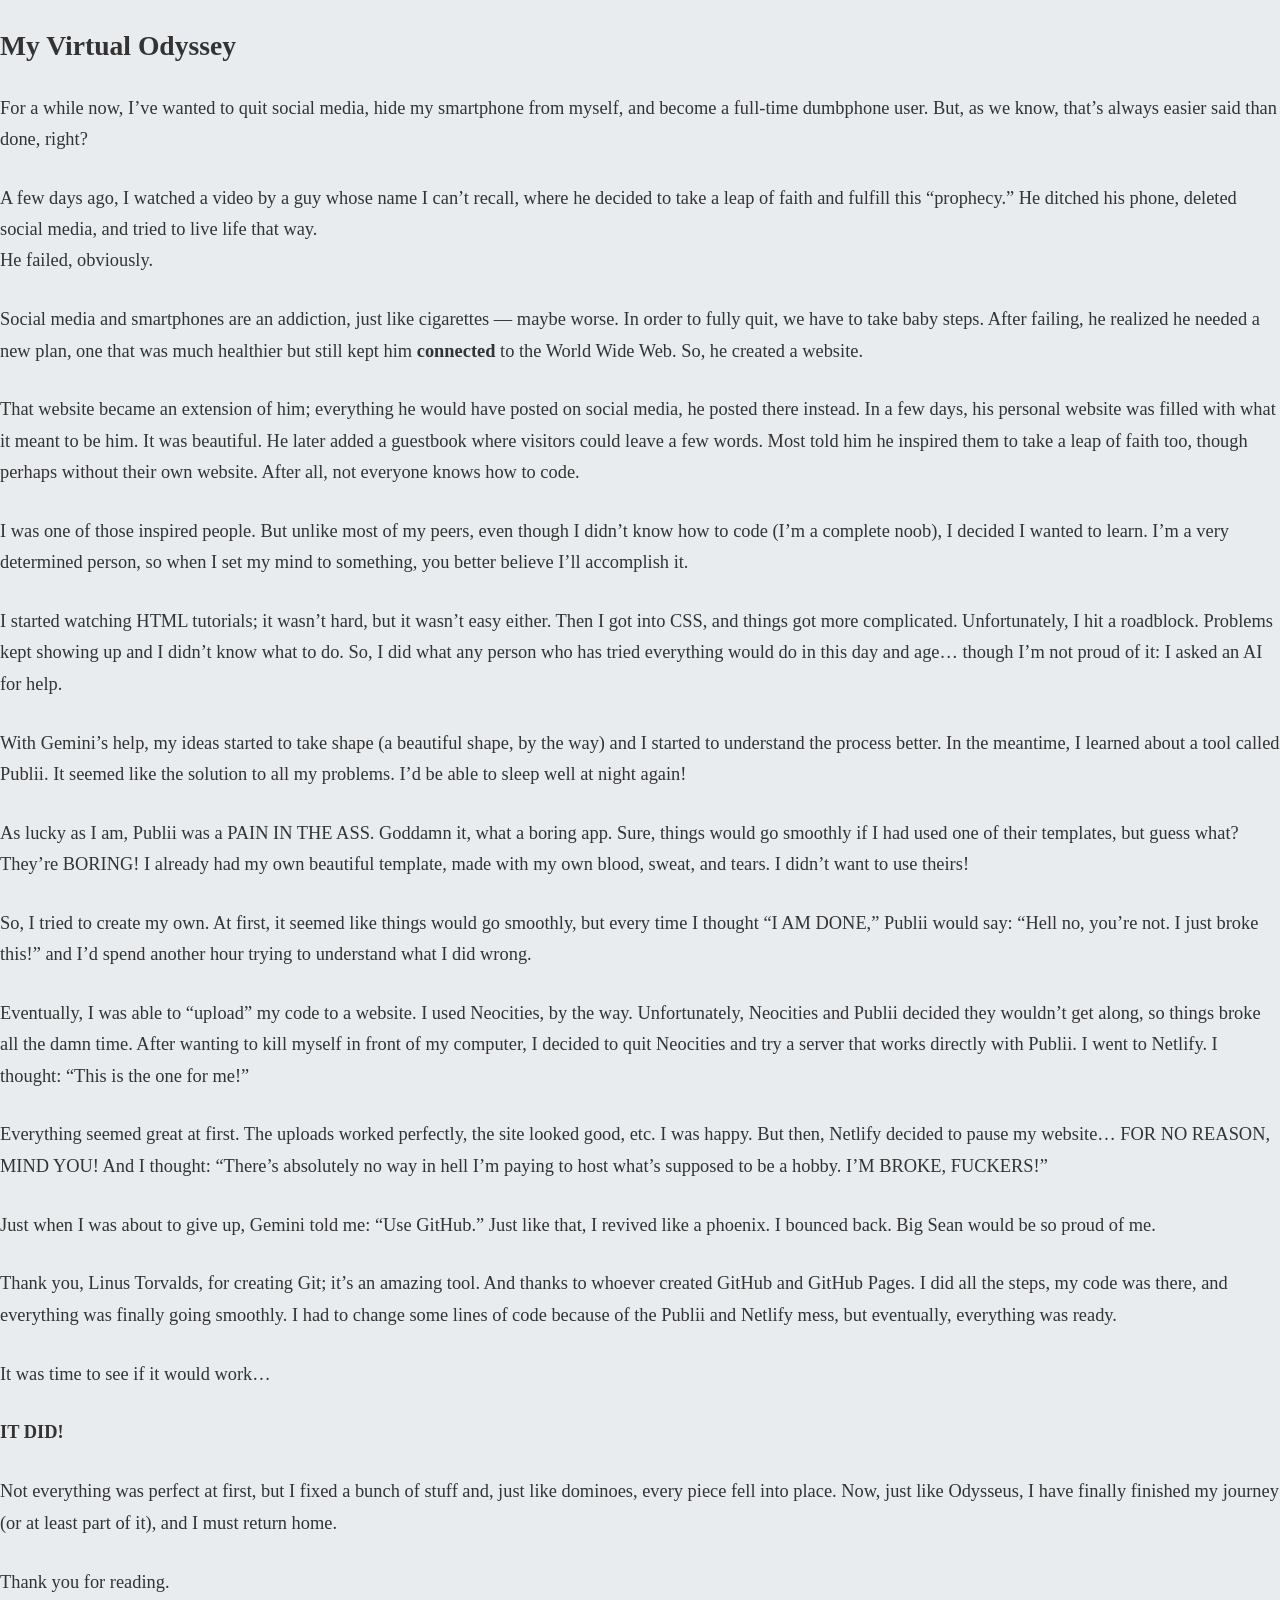
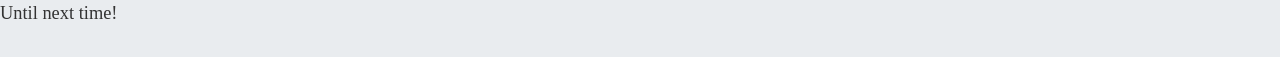
<file: post-template.html>
<!DOCTYPE html>
<html lang="pt-br">
<head>
    <meta charset="utf-8">
    <title>Novo Post - The Iliad</title>
    <link href="https://fonts.googleapis.com/css2?family=Lobster&display=swap" rel="stylesheet">
    <link rel="stylesheet" href="assets/css/main.css">
    <style>
        /* Ajuste para o texto Markdown ficar bonitão */
        .post-content p { margin-bottom: 1.5rem; line-height: 1.7; font-size: 1.1rem; }
        .post-content h1, .post-content h2 { color: #005A9C; margin-top: 2rem; font-family: 'Lobster', cursive; }
        .post-content img { max-width: 100%; border-radius: 8px; margin: 20px 0; border: 2px solid #C5A059; }
        .post-content ul { margin-bottom: 1.5rem; padding-left: 20px; }
    </style>
</head>
<body class="stackedit">
  <div class="stackedit__html"><h2 id="my-virtual-odyssey">My Virtual Odyssey</h2>
<p>For a while now, I’ve wanted to quit social media, hide my smartphone from myself, and become a full-time dumbphone user. But, as we know, that’s always easier said than done, right?</p>
<p>A few days ago, I watched a video by a guy whose name I can’t recall, where he decided to take a leap of faith and fulfill this “prophecy.” He ditched his phone, deleted social media, and tried to live life that way.<br>
He failed, obviously.</p>
<p>Social media and smartphones are an addiction, just like cigarettes — maybe worse. In order to fully quit, we have to take baby steps. After failing, he realized he needed a new plan, one that was much healthier but still kept him <strong>connected</strong> to the World Wide Web. So, he created a website.</p>
<p>That website became an extension of him; everything he would have posted on social media, he posted there instead. In a few days, his personal website was filled with what it meant to be him. It was beautiful. He later added a guestbook where visitors could leave a few words. Most told him he inspired them to take a leap of faith too, though perhaps without their own website. After all, not everyone knows how to code.</p>
<p>I was one of those inspired people. But unlike most of my peers, even though I didn’t know how to code (I’m a complete noob), I decided I wanted to learn. I’m a very determined person, so when I set my mind to something, you better believe I’ll accomplish it.</p>
<p>I started watching HTML tutorials; it wasn’t hard, but it wasn’t easy either. Then I got into CSS, and things got more complicated. Unfortunately, I hit a roadblock. Problems kept showing up and I didn’t know what to do. So, I did what any person who has tried everything would do in this day and age… though I’m not proud of it: I asked an AI for help.</p>
<p>With Gemini’s help, my ideas started to take shape (a beautiful shape, by the way) and I started to understand the process better. In the meantime, I learned about a tool called Publii. It seemed like the solution to all my problems. I’d be able to sleep well at night again!</p>
<p>As lucky as I am, Publii was a PAIN IN THE ASS. Goddamn it, what a boring app. Sure, things would go smoothly if I had used one of their templates, but guess what? They’re BORING! I already had my own beautiful template, made with my own blood, sweat, and tears. I didn’t want to use theirs!</p>
<p>So, I tried to create my own. At first, it seemed like things would go smoothly, but every time I thought “I AM DONE,” Publii would say: “Hell no, you’re not. I just broke this!” and I’d spend another hour trying to understand what I did wrong.</p>
<p>Eventually, I was able to “upload” my code to a website. I used Neocities, by the way. Unfortunately, Neocities and Publii decided they wouldn’t get along, so things broke all the damn time. After wanting to kill myself in front of my computer, I decided to quit Neocities and try a server that works directly with Publii. I went to Netlify. I thought: “This is the one for me!”</p>
<p>Everything seemed great at first. The uploads worked perfectly, the site looked good, etc. I was happy. But then, Netlify decided to pause my website… FOR NO REASON, MIND YOU! And I thought: “There’s absolutely no way in hell I’m paying to host what’s supposed to be a hobby. I’M BROKE, FUCKERS!”</p>
<p>Just when I was about to give up, Gemini told me: “Use GitHub.” Just like that, I revived like a phoenix. I bounced back. Big Sean would be so proud of me.</p>
<p>Thank you, Linus Torvalds, for creating Git; it’s an amazing tool. And thanks to whoever created GitHub and GitHub Pages. I did all the steps, my code was there, and everything was finally going smoothly. I had to change some lines of code because of the Publii and Netlify mess, but eventually, everything was ready.</p>
<p>It was time to see if it would work…</p>
<p><strong>IT DID!</strong></p>
<p>Not everything was perfect at first, but I fixed a bunch of stuff and, just like dominoes, every piece fell into place. Now, just like Odysseus, I have finally finished my journey (or at least part of it), and I must return home.</p>
<p>Thank you for reading.<br>
Until next time!</p>
</div>
</body>
</html>
</file>
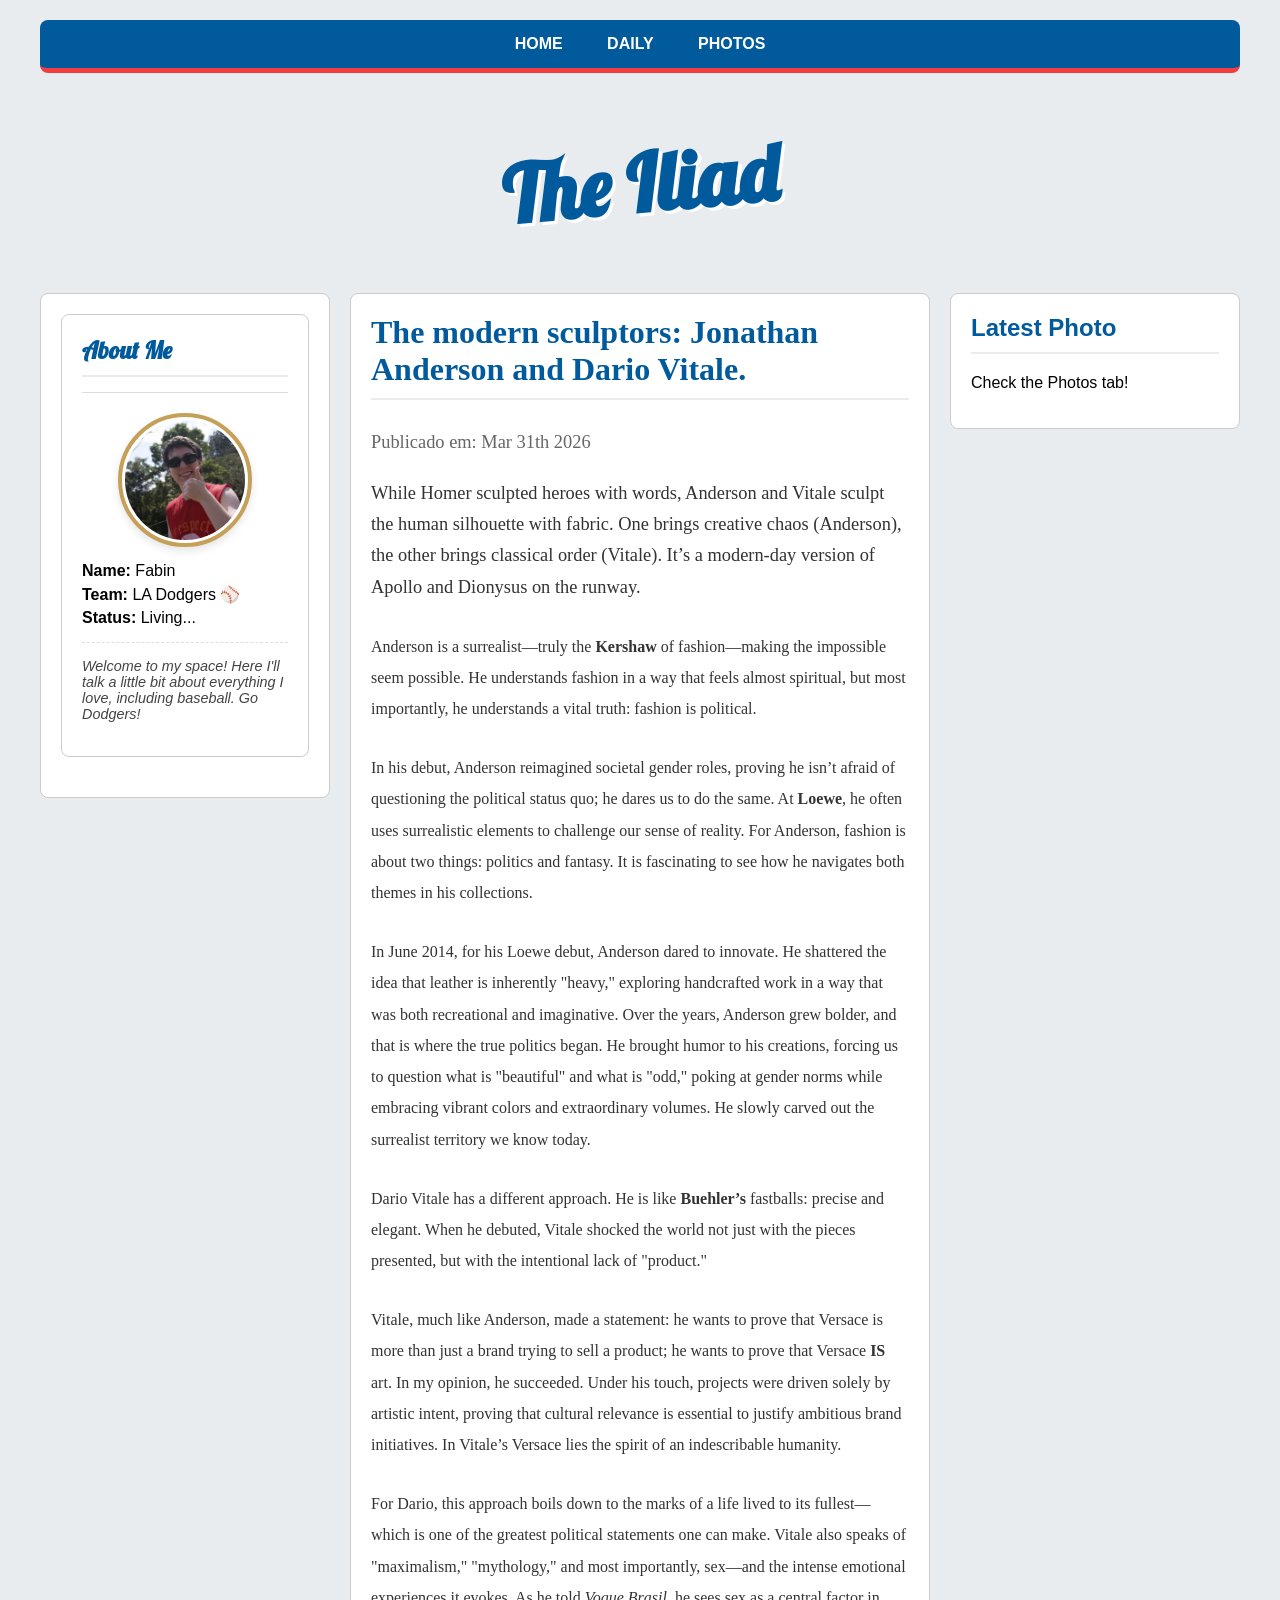
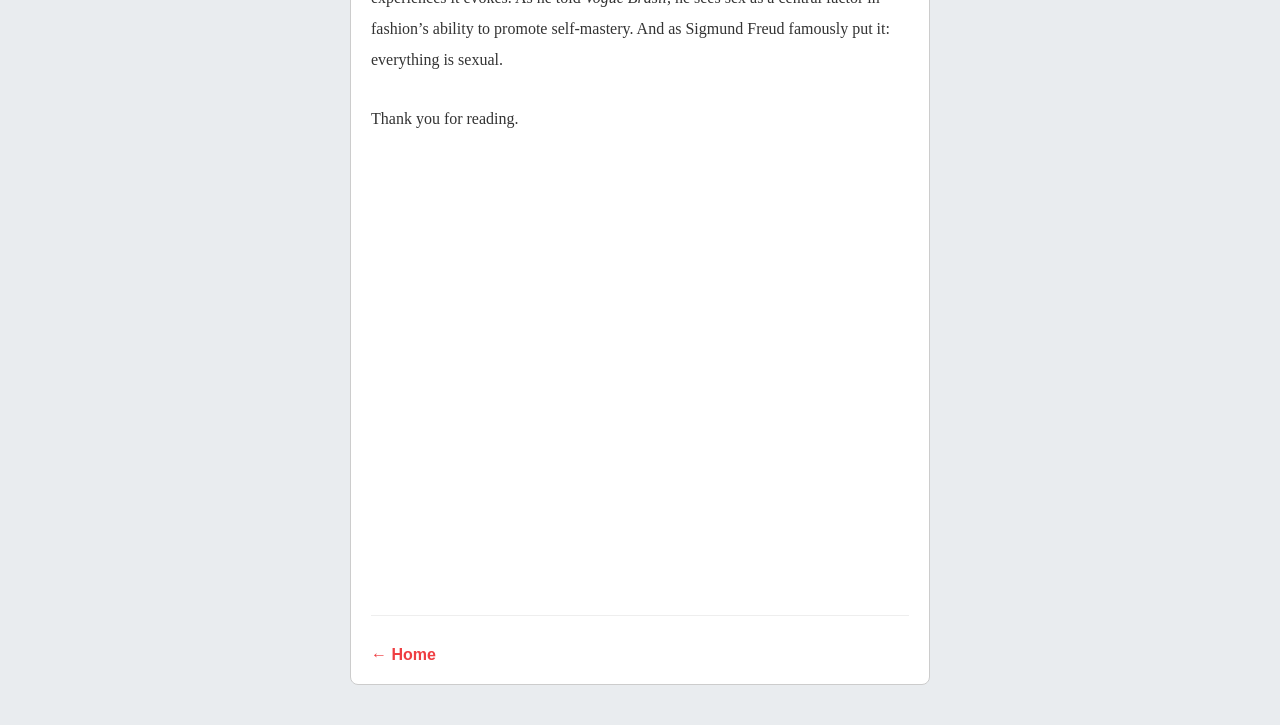
<file: the-modern-sculptors-jonathan-anderson-and-dario-vitale.html>
<!DOCTYPE html>
<html lang="pt-br">
<head>
    <meta charset="utf-8">
    <title>The modern sculptors: Jonathan Anderson and Dario Vitale | The Iliad</title>
    
    <link href="https://fonts.googleapis.com/css2?family=Lobster&display=swap" rel="stylesheet">
<link rel="stylesheet" href="assets/css/main.css">
</head>
<body>
    <div class="container">
   <nav class="top-nav">
   <a href="index.html">Home</a>
<a href="daily.html">Daily</a>
<a href="photos.html">Photos</a>
</nav>
        <header class="hero">
            <h1>The Iliad</h1>
        </header>

        <div class="layout-grid">
      <aside class="col-side">
    <div class="box profile-card">
     <div class="box profile-card" style="text-align: center; padding: 20px;">
    <h2 style="font-family: 'Lobster', cursive; color: #005A9C; margin-bottom: 15px; text-align: left;">About Me</h2>
    <hr style="border: 0; border-top: 1px solid #ddd; margin-bottom: 20px;">

    <img src="assets/images/eu.jpg" alt="Fabin" 
         style="width: 120px; height: 120px; border-radius: 50%; object-fit: cover; 
                border: 4px solid #C5A059; padding: 3px; background: white; 
                display: block; margin: 0 auto 15px; box-shadow: 0 4px 8px rgba(0,0,0,0.1);">

    <div style="text-align: left; margin-top: 15px;">
        <p style="margin: 5px 0;"><strong>Name:</strong> Fabin</p>
        <p style="margin: 5px 0;"><strong>Team:</strong> LA Dodgers ⚾️</p>
        <p style="margin: 5px 0;"><strong>Status:</strong> Living...</p>
        <hr style="border: 0; border-top: 1px dashed #ddd; margin: 15px 0;">
        <p style="font-style: italic; font-size: 0.9rem; color: #444;">
            Welcome to my space! Here I'll talk a little bit about everything I love, including baseball. Go Dodgers!
        </p>
    </div>
</div>
</aside>

            <main class="col-main">
                <article class="box">
                    <header>
                        <h2 style="font-size: 2rem;">The modern sculptors: Jonathan Anderson and Dario Vitale.</h2>
                        <p style="font-size: 0.8rem; color: #666; margin-bottom: 20px;">
                            Publicado em: Mar 31th 2026
                        </p>
                    </header>
</head>
                    <div class="post-content" style="line-height: 1.8; font-size: 1.1rem;">
                        <p>While Homer sculpted heroes with words, Anderson and Vitale sculpt the human silhouette with fabric. One brings creative chaos (Anderson), the other brings classical order (Vitale). It’s a modern-day version of Apollo and Dionysus on the runway.</span></span></p>
<p><span style="font-family: Times New Roman, serif;"><span style="font-size: medium;">Anderson is a surrealist—truly the <strong>Kershaw</strong> of fashion—making the impossible seem possible. He understands fashion in a way that feels almost spiritual, but most importantly, he understands a vital truth: fashion is political.</span></span></p>
<p><span style="font-family: Times New Roman, serif;"><span style="font-size: medium;">In his debut, Anderson reimagined societal gender roles, proving he isn’t afraid of questioning the political status quo; he dares us to do the same. At <strong>Loewe</strong>, he often uses surrealistic elements to challenge our sense of reality. For Anderson, fashion is about two things: politics and fantasy. It is fascinating to see how he navigates both themes in his collections.</span></span></p>
<p><span style="font-family: Times New Roman, serif;"><span style="font-size: medium;">In June 2014, for his Loewe debut, Anderson dared to innovate. He shattered the idea that leather is inherently "heavy," exploring handcrafted work in a way that was both recreational and imaginative. Over the years, Anderson grew bolder, and that is where the true politics began. He brought humor to his creations, forcing us to question what is "beautiful" and what is "odd," poking at gender norms while embracing vibrant colors and extraordinary volumes. He slowly carved out the surrealist territory we know today.</span></span></p>
<p><span style="font-family: Times New Roman, serif;"><span style="font-size: medium;">Dario Vitale has a different approach. He is like <strong>Buehler’s</strong> fastballs: precise and elegant. When he debuted, Vitale shocked the world not just with the pieces presented, but with the intentional lack of "product."</span></span></p>
<p><span style="font-family: Times New Roman, serif;"><span style="font-size: medium;">Vitale, much like Anderson, made a statement: he wants to prove that Versace is more than just a brand trying to sell a product; he wants to prove that Versace <strong>IS</strong> art. In my opinion, he succeeded. Under his touch, projects were driven solely by artistic intent, proving that cultural relevance is essential to justify ambitious brand initiatives. In Vitale’s Versace lies the spirit of an indescribable humanity.</span></span></p>
<p><span style="font-family: Times New Roman, serif;"><span style="font-size: medium;">For Dario, this approach boils down to the marks of a life lived to its fullest—which is one of the greatest political statements one can make. Vitale also speaks of "maximalism," "mythology," and most importantly, sex—and the intense emotional experiences it evokes. As he told <i>Vogue Brasil</i>, he sees sex as a central factor in fashion’s ability to promote self-mastery. And as Sigmund Freud famously put it: everything is sexual.</span></span></p>
<p><span style="font-family: Times New Roman, serif;"><span style="font-size: medium;">Thank you for reading.</p>
<p><br><br></p>
<p><br><br></p>
<p><br><br></p>
<p><br><br></p>
<p><br><br></p> </div>

                  <hr style="margin: 30px 0; border: 0; border-top: 1px solid #eee;">
                    <a href="index.html" class="btn-more">← Home</a>
                </article>
            </main>

            <aside class="col-side">
                <div class="box">
                    <h2>Latest Photo</h2>
                    <p>Check the Photos tab!</p>
                </div>
            </aside>
        </div>
    </div>
    
</body>
</html>
</file>
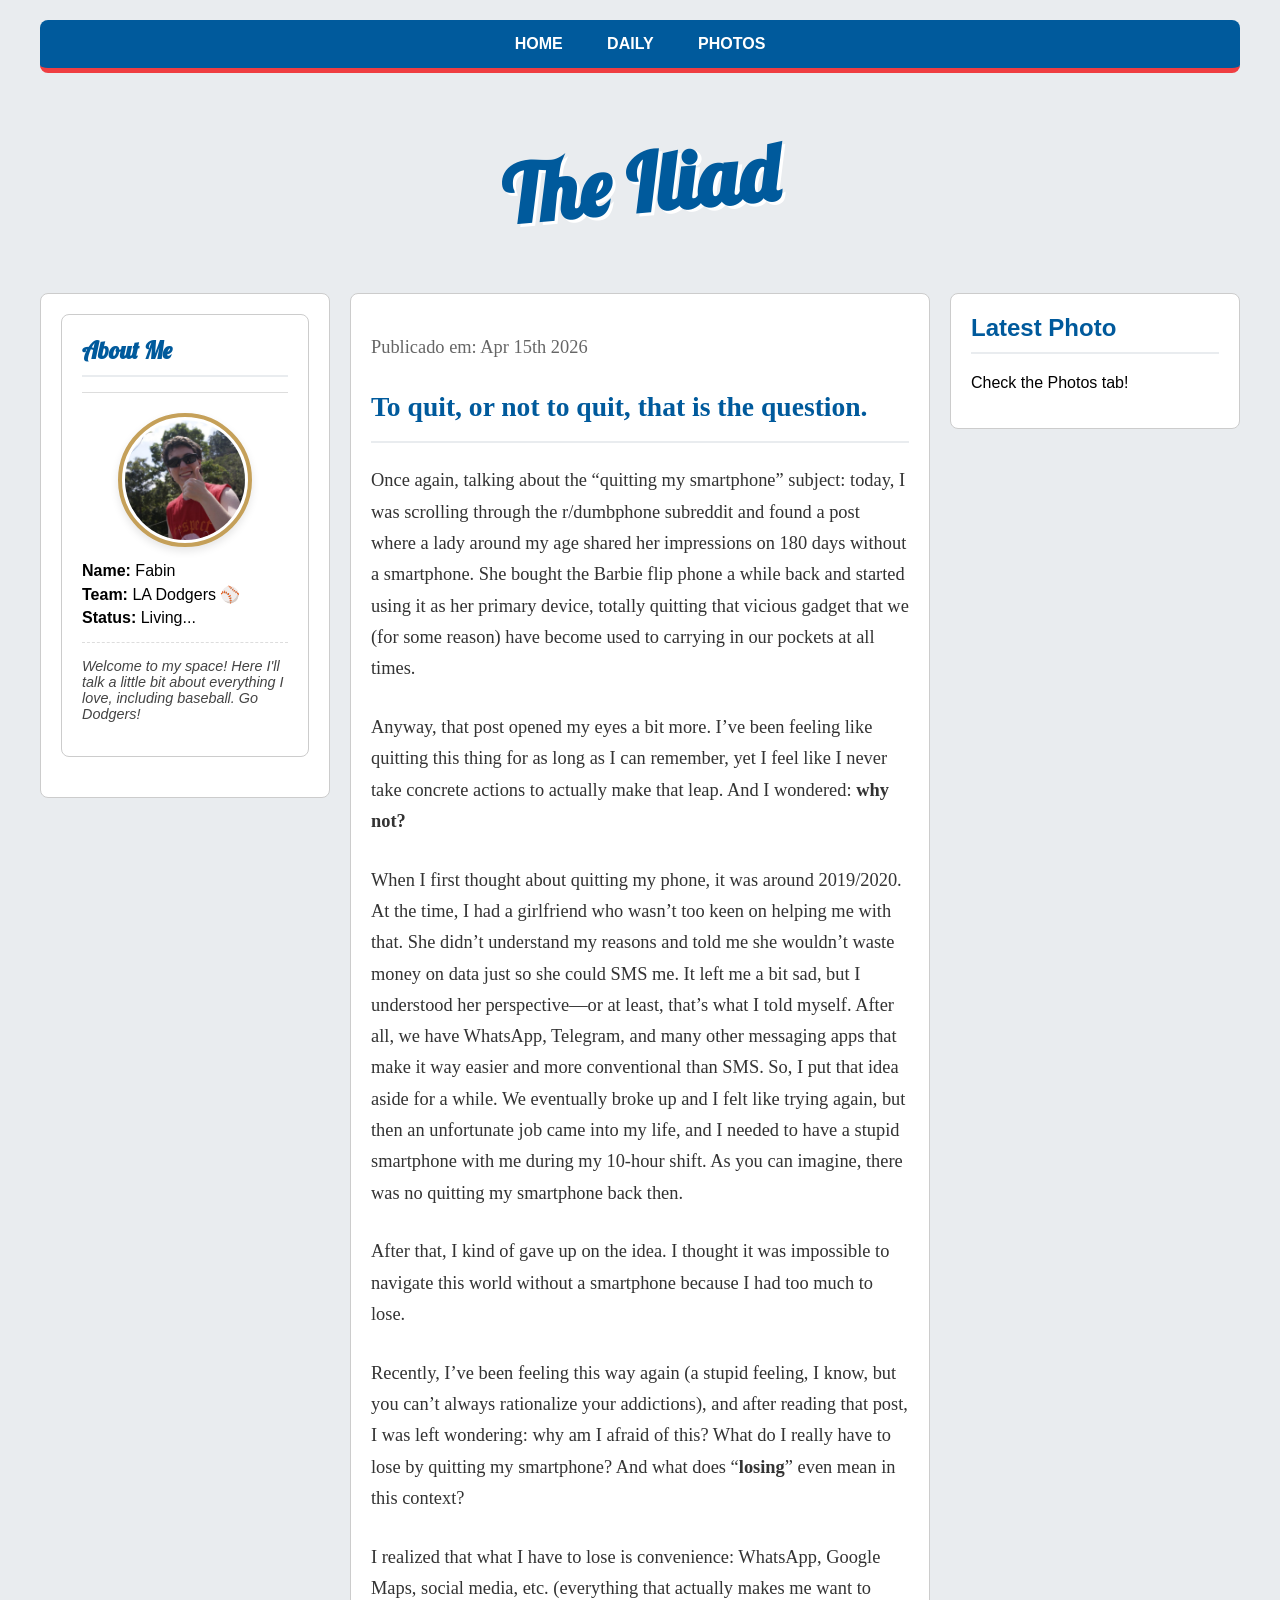
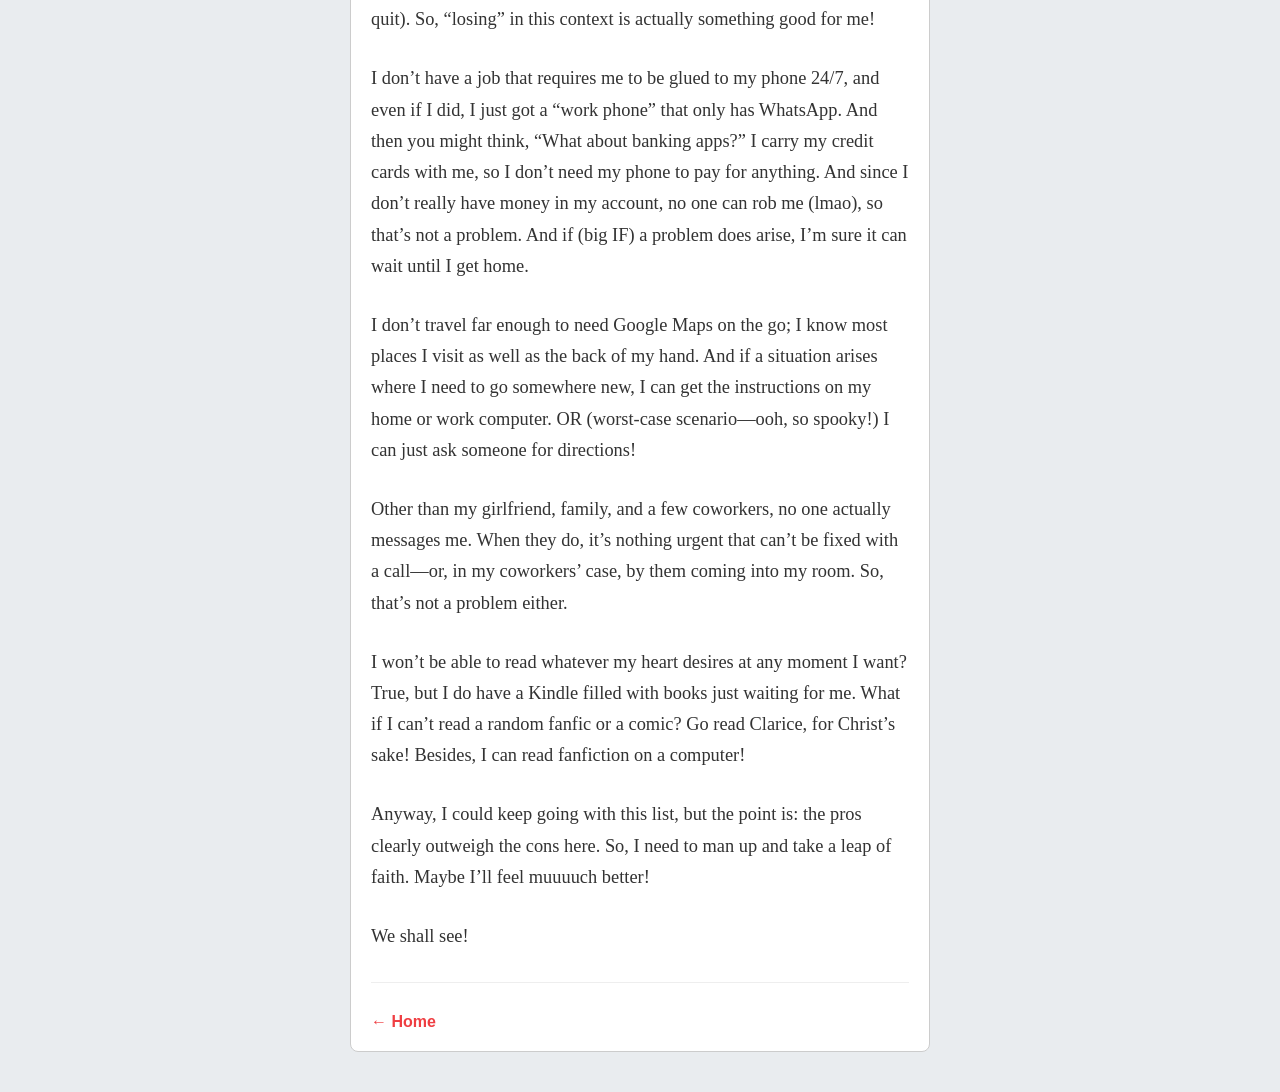
<file: to-quit-or-not-to-quit.html>
<!DOCTYPE html>
<html lang="pt-br">
<head>
    <meta charset="utf-8">
    <title>To quit, or not to quit, that is the question. | The Iliad</title>
    
    <link href="https://fonts.googleapis.com/css2?family=Lobster&display=swap" rel="stylesheet">
<link rel="stylesheet" href="assets/css/main.css">
</head>
<body>
    <div class="container">
   <nav class="top-nav">
   <a href="index.html">Home</a>
<a href="daily.html">Daily</a>
<a href="photos.html">Photos</a>
</nav>
        <header class="hero">
            <h1>The Iliad</h1>
        </header>

        <div class="layout-grid">
   <aside class="col-side">
    <div class="box profile-card">
     <div class="box profile-card" style="text-align: center; padding: 20px;">
    <h2 style="font-family: 'Lobster', cursive; color: #005A9C; margin-bottom: 15px; text-align: left;">About Me</h2>
    <hr style="border: 0; border-top: 1px solid #ddd; margin-bottom: 20px;">

    <img src="assets/images/eu.jpg" alt="Fabin" 
         style="width: 120px; height: 120px; border-radius: 50%; object-fit: cover; 
                border: 4px solid #C5A059; padding: 3px; background: white; 
                display: block; margin: 0 auto 15px; box-shadow: 0 4px 8px rgba(0,0,0,0.1);">

    <div style="text-align: left; margin-top: 15px;">
        <p style="margin: 5px 0;"><strong>Name:</strong> Fabin</p>
        <p style="margin: 5px 0;"><strong>Team:</strong> LA Dodgers ⚾️</p>
        <p style="margin: 5px 0;"><strong>Status:</strong> Living...</p>
        <hr style="border: 0; border-top: 1px dashed #ddd; margin: 15px 0;">
        <p style="font-style: italic; font-size: 0.9rem; color: #444;">
            Welcome to my space! Here I'll talk a little bit about everything I love, including baseball. Go Dodgers!
        </p>
    </div>
</div>
</aside>

            <main class="col-main">
                <article class="box">
                    <header>
                        <p style="font-size: 0.8rem; color: #666; margin-bottom: 20px;">
                            Publicado em: Apr 15th 2026
                        </p>
                    </header>
</head>
<body class="stackedit">
   <div class="stackedit__html"><h2 id="to-quit-or-not-to-quit-that-is-the-question.">To quit, or not to quit, that is the question.</h2>
<p>Once again, talking about the “quitting my smartphone” subject: today, I was scrolling through the r/dumbphone subreddit and found a post where a lady around my age shared her impressions on 180 days without a smartphone. She bought the Barbie flip phone a while back and started using it as her primary device, totally quitting that vicious gadget that we (for some reason) have become used to carrying in our pockets at all times.</p>
<p>Anyway, that post opened my eyes a bit more. I’ve been feeling like quitting this thing for as long as I can remember, yet I feel like I never take concrete actions to actually make that leap. And I wondered: <strong>why not?</strong></p>
<p>When I first thought about quitting my phone, it was around 2019/2020. At the time, I had a girlfriend who wasn’t too keen on helping me with that. She didn’t understand my reasons and told me she wouldn’t waste money on data just so she could SMS me. It left me a bit sad, but I understood her perspective—or at least, that’s what I told myself. After all, we have WhatsApp, Telegram, and many other messaging apps that make it way easier and more conventional than SMS. So, I put that idea aside for a while. We eventually broke up and I felt like trying again, but then an unfortunate job came into my life, and I needed to have a stupid smartphone with me during my 10-hour shift. As you can imagine, there was no quitting my smartphone back then.</p>
<p>After that, I kind of gave up on the idea. I thought it was impossible to navigate this world without a smartphone because I had too much to lose.</p>
<p>Recently, I’ve been feeling this way again (a stupid feeling, I know, but you can’t always rationalize your addictions), and after reading that post, I was left wondering: why am I afraid of this? What do I really have to lose by quitting my smartphone? And what does “<strong>losing</strong>” even mean in this context?</p>
<p>I realized that what I have to lose is convenience: WhatsApp, Google Maps, social media, etc. (everything that actually makes me want to quit). So, “losing” in this context is actually something good for me!</p>
<p>I don’t have a job that requires me to be glued to my phone 24/7, and even if I did, I just got a “work phone” that only has WhatsApp. And then you might think, “What about banking apps?” I carry my credit cards with me, so I don’t need my phone to pay for anything. And since I don’t really have money in my account, no one can rob me (lmao), so that’s not a problem. And if (big IF) a problem does arise, I’m sure it can wait until I get home.</p>
<p>I don’t travel far enough to need Google Maps on the go; I know most places I visit as well as the back of my hand. And if a situation arises where I need to go somewhere new, I can get the instructions on my home or work computer. OR (worst-case scenario—ooh, so spooky!) I can just ask someone for directions!</p>
<p>Other than my girlfriend, family, and a few coworkers, no one actually messages me. When they do, it’s nothing urgent that can’t be fixed with a call—or, in my coworkers’ case, by them coming into my room. So, that’s not a problem either.</p>
<p>I won’t be able to read whatever my heart desires at any moment I want? True, but I do have a Kindle filled with books just waiting for me. What if I can’t read a random fanfic or a comic? Go read Clarice, for Christ’s sake! Besides, I can read fanfiction on a computer!</p>
<p>Anyway, I could keep going with this list, but the point is: the pros clearly outweigh the cons here. So, I need to man up and take a leap of faith. Maybe I’ll feel muuuuch better!</p>
<p>We shall see!</p>
</div>
 <hr style="margin: 30px 0; border: 0; border-top: 1px solid #eee;">
                    <a href="index.html" class="btn-more">← Home</a>
                </article>
            </main>

            <aside class="col-side">
                <div class="box">
                    <h2>Latest Photo</h2>
                    <p>Check the Photos tab!</p>
                </div>
            </aside>
        </div>
    </div>
    
</body>
</html>
</file>
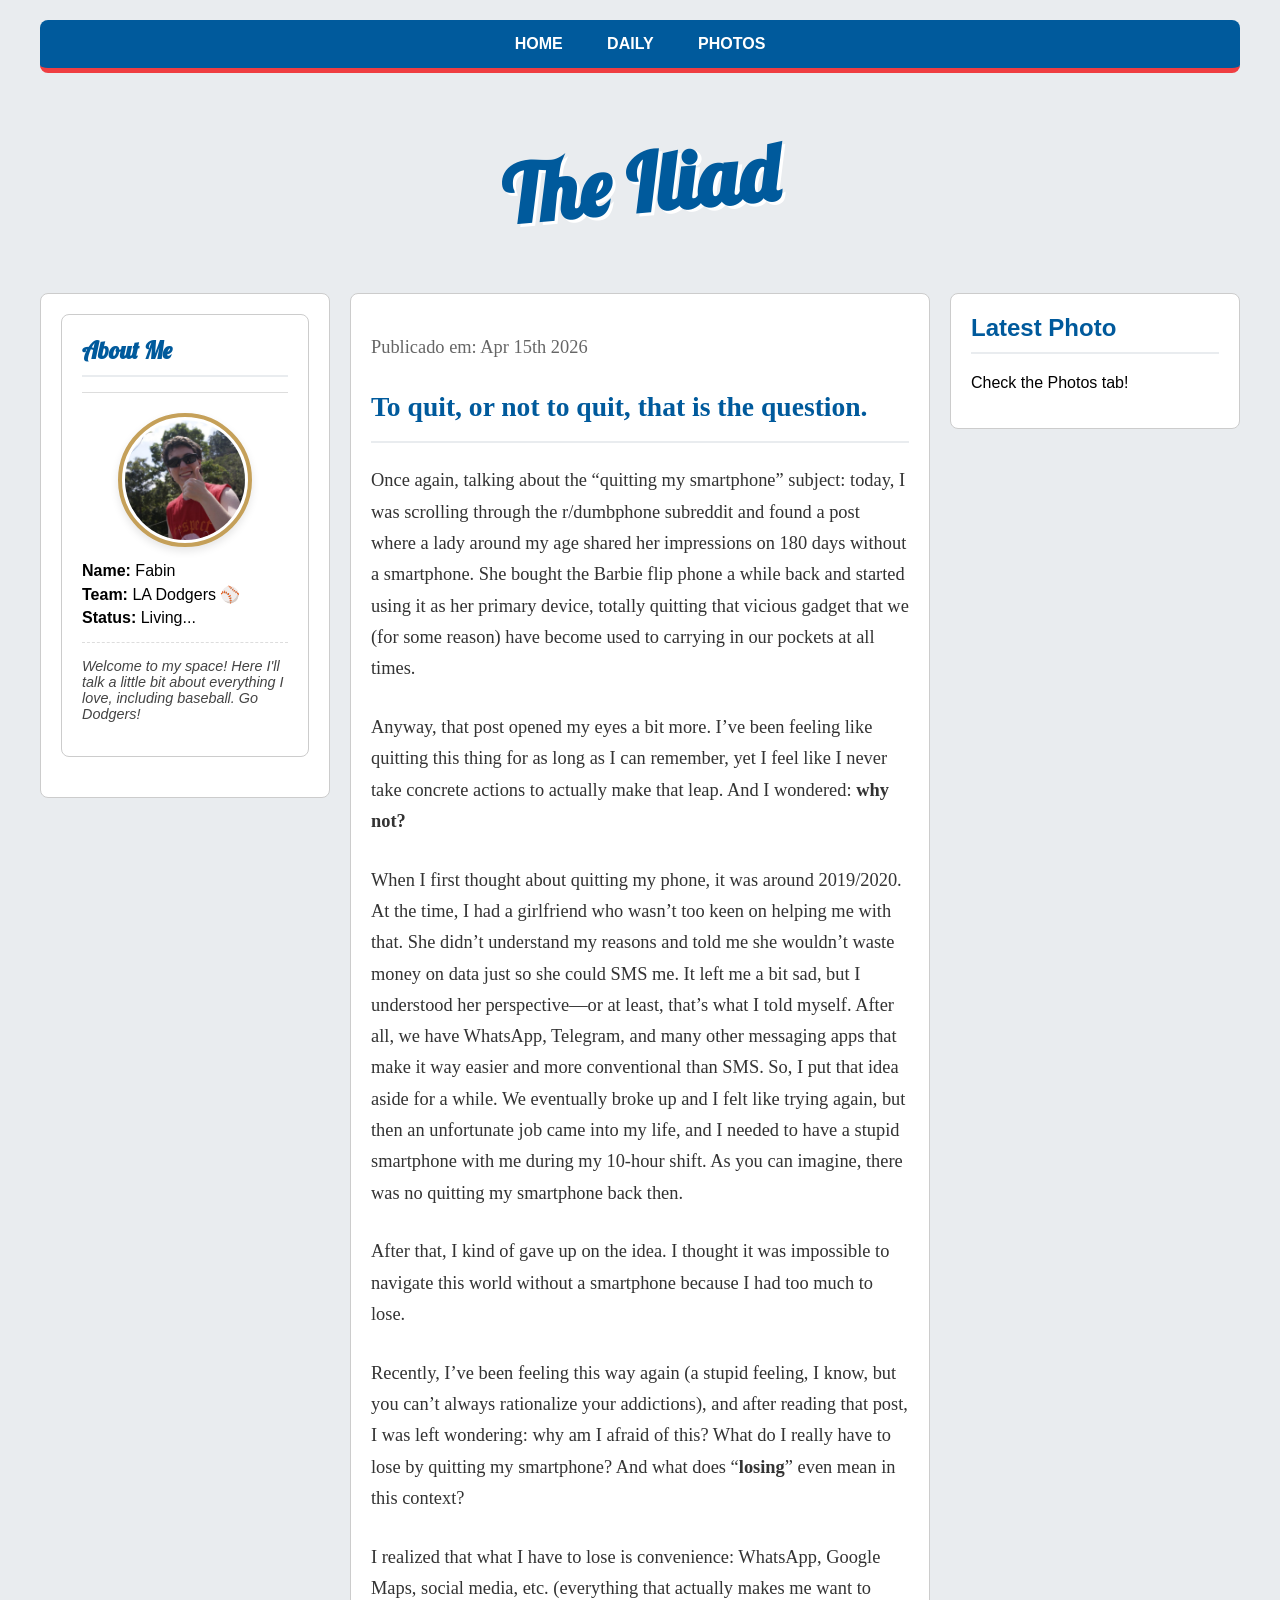
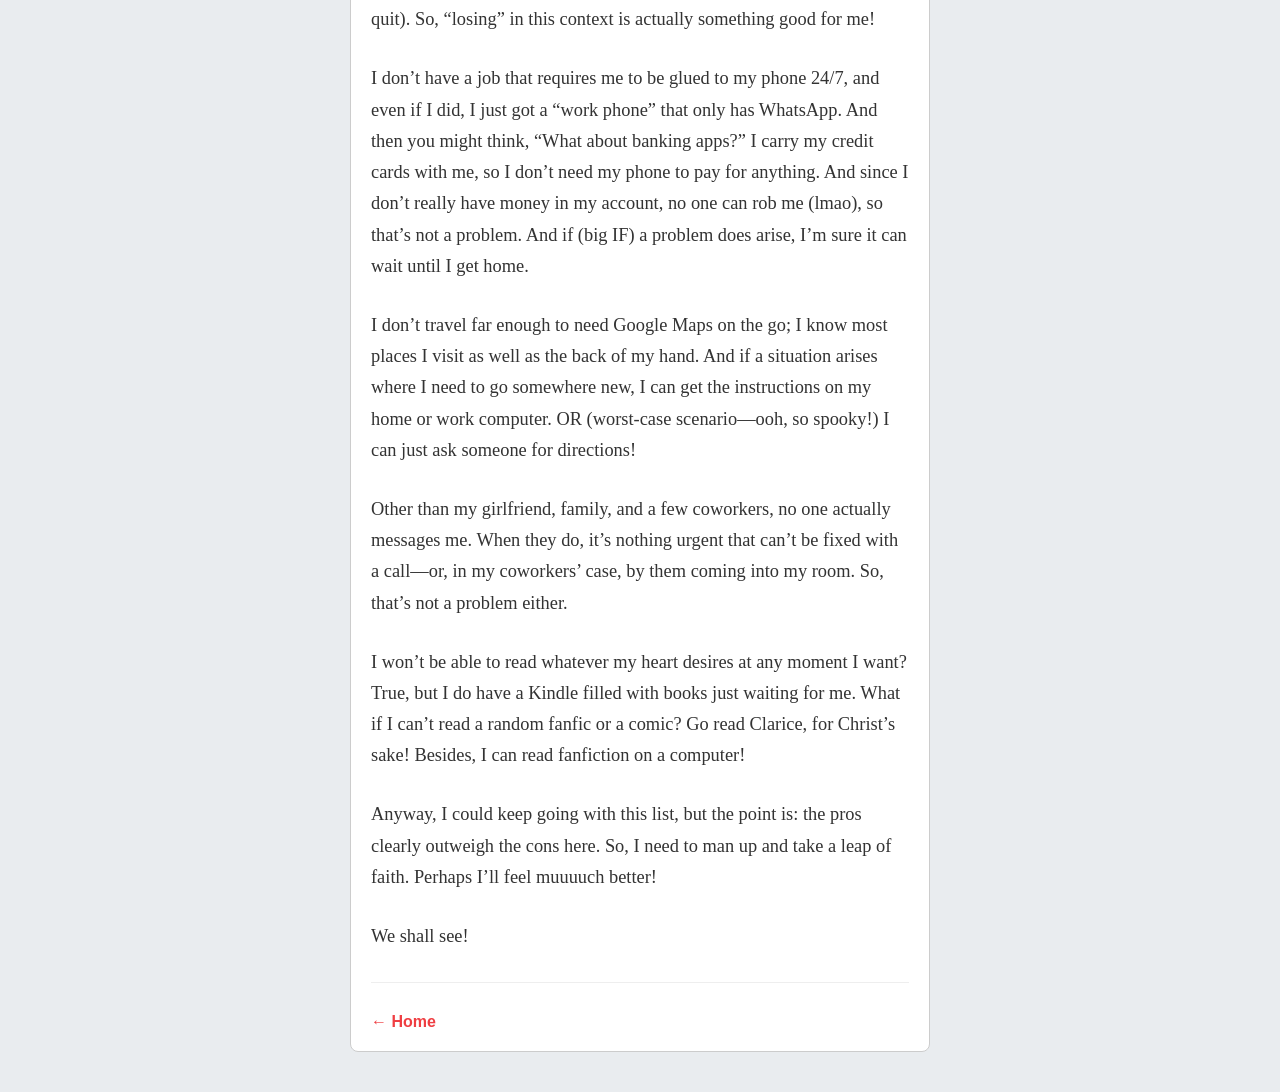
<file: toquitornottoquit.html>
<!DOCTYPE html>
<html lang="pt-br">
<head>
    <meta charset="utf-8">
    <title>To quit, or not to quit, that is the question. | The Iliad</title>
    
    <link href="https://fonts.googleapis.com/css2?family=Lobster&display=swap" rel="stylesheet">
<link rel="stylesheet" href="assets/css/main.css">
</head>
<body>
    <div class="container">
   <nav class="top-nav">
   <a href="index.html">Home</a>
<a href="daily.html">Daily</a>
<a href="photos.html">Photos</a>
</nav>
        <header class="hero">
            <h1>The Iliad</h1>
        </header>

        <div class="layout-grid">
   <aside class="col-side">
    <div class="box profile-card">
     <div class="box profile-card" style="text-align: center; padding: 20px;">
    <h2 style="font-family: 'Lobster', cursive; color: #005A9C; margin-bottom: 15px; text-align: left;">About Me</h2>
    <hr style="border: 0; border-top: 1px solid #ddd; margin-bottom: 20px;">

    <img src="assets/images/eu.jpg" alt="Fabin" 
         style="width: 120px; height: 120px; border-radius: 50%; object-fit: cover; 
                border: 4px solid #C5A059; padding: 3px; background: white; 
                display: block; margin: 0 auto 15px; box-shadow: 0 4px 8px rgba(0,0,0,0.1);">

    <div style="text-align: left; margin-top: 15px;">
        <p style="margin: 5px 0;"><strong>Name:</strong> Fabin</p>
        <p style="margin: 5px 0;"><strong>Team:</strong> LA Dodgers ⚾️</p>
        <p style="margin: 5px 0;"><strong>Status:</strong> Living...</p>
        <hr style="border: 0; border-top: 1px dashed #ddd; margin: 15px 0;">
        <p style="font-style: italic; font-size: 0.9rem; color: #444;">
            Welcome to my space! Here I'll talk a little bit about everything I love, including baseball. Go Dodgers!
        </p>
    </div>
</div>
</aside>

            <main class="col-main">
                <article class="box">
                    <header>
                        <p style="font-size: 0.8rem; color: #666; margin-bottom: 20px;">
                            Publicado em: Apr 15th 2026
                        </p>
                    </header>
</head>
<body class="stackedit">
   <div class="stackedit__html"><h2 id="to-quit-or-not-to-quit-that-is-the-question.">To quit, or not to quit, that is the question.</h2>
<p>Once again, talking about the “quitting my smartphone” subject: today, I was scrolling through the r/dumbphone subreddit and found a post where a lady around my age shared her impressions on 180 days without a smartphone. She bought the Barbie flip phone a while back and started using it as her primary device, totally quitting that vicious gadget that we (for some reason) have become used to carrying in our pockets at all times.</p>
<p>Anyway, that post opened my eyes a bit more. I’ve been feeling like quitting this thing for as long as I can remember, yet I feel like I never take concrete actions to actually make that leap. And I wondered: <strong>why not?</strong></p>
<p>When I first thought about quitting my phone, it was around 2019/2020. At the time, I had a girlfriend who wasn’t too keen on helping me with that. She didn’t understand my reasons and told me she wouldn’t waste money on data just so she could SMS me. It left me a bit sad, but I understood her perspective—or at least, that’s what I told myself. After all, we have WhatsApp, Telegram, and many other messaging apps that make it way easier and more conventional than SMS. So, I put that idea aside for a while. We eventually broke up and I felt like trying again, but then an unfortunate job came into my life, and I needed to have a stupid smartphone with me during my 10-hour shift. As you can imagine, there was no quitting my smartphone back then.</p>
<p>After that, I kind of gave up on the idea. I thought it was impossible to navigate this world without a smartphone because I had too much to lose.</p>
<p>Recently, I’ve been feeling this way again (a stupid feeling, I know, but you can’t always rationalize your addictions), and after reading that post, I was left wondering: why am I afraid of this? What do I really have to lose by quitting my smartphone? And what does “<strong>losing</strong>” even mean in this context?</p>
<p>I realized that what I have to lose is convenience: WhatsApp, Google Maps, social media, etc. (everything that actually makes me want to quit). So, “losing” in this context is actually something good for me!</p>
<p>I don’t have a job that requires me to be glued to my phone 24/7, and even if I did, I just got a “work phone” that only has WhatsApp. And then you might think, “What about banking apps?” I carry my credit cards with me, so I don’t need my phone to pay for anything. And since I don’t really have money in my account, no one can rob me (lmao), so that’s not a problem. And if (big IF) a problem does arise, I’m sure it can wait until I get home.</p>
<p>I don’t travel far enough to need Google Maps on the go; I know most places I visit as well as the back of my hand. And if a situation arises where I need to go somewhere new, I can get the instructions on my home or work computer. OR (worst-case scenario—ooh, so spooky!) I can just ask someone for directions!</p>
<p>Other than my girlfriend, family, and a few coworkers, no one actually messages me. When they do, it’s nothing urgent that can’t be fixed with a call—or, in my coworkers’ case, by them coming into my room. So, that’s not a problem either.</p>
<p>I won’t be able to read whatever my heart desires at any moment I want? True, but I do have a Kindle filled with books just waiting for me. What if I can’t read a random fanfic or a comic? Go read Clarice, for Christ’s sake! Besides, I can read fanfiction on a computer!</p>
<p>Anyway, I could keep going with this list, but the point is: the pros clearly outweigh the cons here. So, I need to man up and take a leap of faith. Perhaps I’ll feel muuuuch better!</p>
<p>We shall see!</p>
</div>
 <hr style="margin: 30px 0; border: 0; border-top: 1px solid #eee;">
                    <a href="index.html" class="btn-more">← Home</a>
                </article>
            </main>

            <aside class="col-side">
                <div class="box">
                    <h2>Latest Photo</h2>
                    <p>Check the Photos tab!</p>
                </div>
            </aside>
        </div>
    </div>
    
</body>
</html>
</file>
<file: assets/css/main.css>
:root {
    --dodger-blue: #005A9C;
    --dodger-red: #EF3E42;
    --white: #FFFFFF;
    --bg-gray: #e9ecef;
}

body {
    background-color: var(--bg-gray);
    margin: 0;
    padding: 0;
    font-family: sans-serif;
}

.container {
    max-width: 1200px;
    margin: 0 auto;
    padding: 20px;
}

/* TÍTULO ESTILO LOGO */
.hero h1 {
    font-family: 'Lobster', cursive;
    font-size: 5rem;
    color: var(--dodger-blue);
    text-align: center;
    transform: rotate(-5deg);
    text-shadow: 3px 3px 0 white;
    margin: 60px 0;
}

/* MENU */
.top-nav {
    background: var(--dodger-blue);
    padding: 15px;
    text-align: center;
    border-bottom: 5px solid var(--dodger-red);
    border-radius: 8px;
}

.top-nav a {
    color: white;
    text-decoration: none;
    font-weight: bold;
    margin: 0 20px;
    text-transform: uppercase;
}
.top-nav a:hover {
    color: #C5A059 !important; 
}

/* GRID DE COLUNAS */
.layout-grid {
    display: flex;
    gap: 20px;
    align-items: flex-start;
}

.col-side { flex: 1; }
.col-main { flex: 2; }

/* CAIXAS BRANCAS */
.box {
    background: white;
    padding: 20px;
    border: 1px solid #ccc;
    border-radius: 8px;
    margin-bottom: 20px;
}

.box h2 {
    color: var(--dodger-blue);
    border-bottom: 2px solid var(--bg-gray);
    padding-bottom: 10px;
    margin-top: 0;
}

.profile-pic {
    width: 100%;
    border: 2px solid var(--dodger-blue);
    border-radius: 4px;
}

.btn-more {
    color: var(--dodger-red);
    font-weight: bold;
    text-decoration: none;
}
.profile-card {
    text-align: left;
}

.profile-info p {
    margin: 5px 0;
    line-height: 1.4;
    font-size: 0.9rem;
}

.profile-info strong {
    color: var(--dodger-blue);
}

/* Efeito de borda na foto de perfil - Estilo figurinha */
.profile-pic {
    width: 100%;
    border: 3px solid #ddd(--dodger-blue);
    padding: 3px;
    background-color: white;
    margin-bottom: 10px;
    box-shadow: 3px 3px 0px var(--dodger-silver);
}
/* Isso vai fazer o texto colado do Markdown ficar elegante automaticamente */
.post-content p {
    margin-bottom: 1.5rem;
    line-height: 1.7;
    font-size: 1.1rem;
}

.post-content h1, .post-content h2 {
    color: #005A9C; /* Azul Dodger nos títulos */
    margin-top: 2rem;
}

.post-content img {
    max-width: 100%;
    border-radius: 8px;
    margin: 20px 0;
}
/* Regra para deixar apenas o conteúdo dos posts com fonte clássica */
.post-content, .stackedit__html {
    font-family: "Times New Roman", Times, serif !important;
    font-size: 1.15rem; /* Um pouquinho maior para facilitar a leitura */
    line-height: 1.7;    /* Espaçamento bom entre linhas */
    color: #333;
}

/* Garante que os parágrafos dentro do post também sigam a regra */
.post-content p, .stackedit__html p {
    font-family: "Times New Roman", Times, serif !important;
    margin-bottom: 1.5em;
}
/* 1. CAÇA AO TÍTULO DO PUBLII (O "BOCÓ") */
main h1, 
main h2, 
.post__title, 
.post__header h1, 
header h1,
.post__content h1,
.post__content h2 {
    font-family: "Times New Roman", Times, serif !important;
    color: #005A9C !important; /* Azul Dodgers */
    font-weight: bold !important;
}

/* 2. CAÇA AO TEXTO (CORPO DO POST) */
main p, 
.post__content p, 
.post__body p, 
.post__entry p,
article p {
    font-family: "Times New Roman", Times, serif !important;
    font-size: 1.15rem !important;
    line-height: 1.7 !important;
}

/* 3. EXCEÇÃO: MANTÉM O LOGO "THE ILIAD" COM A FONTE LOBSTER */
.hero h1, .hero h1 a {
    font-family: 'Lobster', cursive !important;
}
</file>
